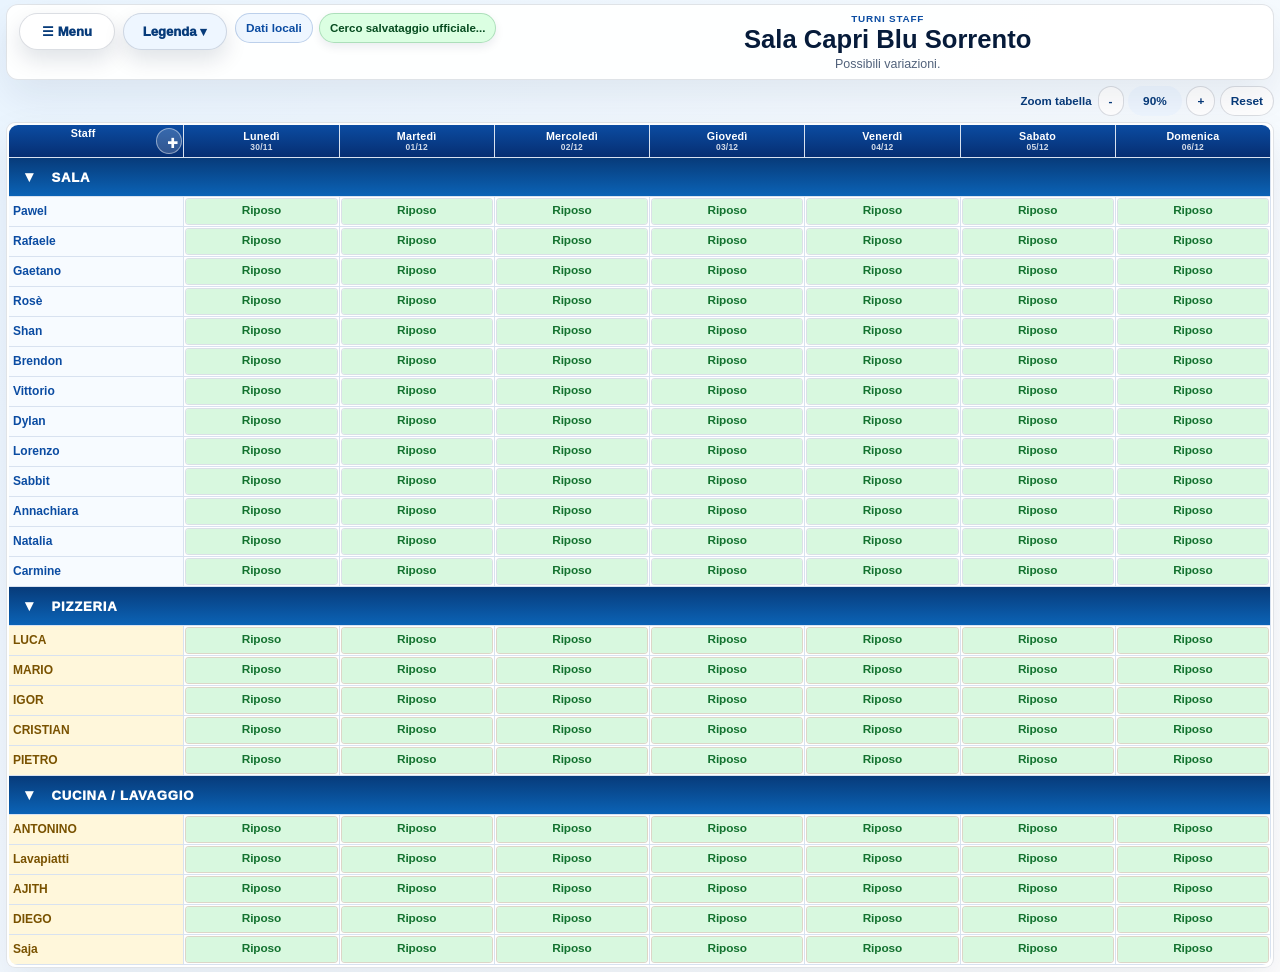
<file: index.html>
<!DOCTYPE html>
<html lang="it">
<head>
  <meta charset="UTF-8" />
  <meta name="viewport" content="width=device-width, initial-scale=1.0" />
  <title>Sala Capri Blu Sorrento</title>
  <link rel="stylesheet" href="style.css?v=17" />
  <link rel="stylesheet" href="legacy-compact.css?v=1" />
  <link rel="stylesheet" href="css/modules.css?v=12" />
  <link rel="stylesheet" href="css/kitchen-shift-buttons.css?v=2" />
</head>
<body>
  <main class="page">
    <section class="top-card">
      <div class="top-card-main">
        <p class="eyebrow">Turni Staff</p>
        <h1>Sala Capri Blu Sorrento</h1>
        <p class="subtitle">Possibili variazioni.</p>
        <div class="top-sync-actions" aria-label="Salvataggio GitHub">
          <button id="saveToGithubBtn" type="button">Salva su GitHub</button>
          <button id="loadOfficialSaveBtn" type="button">Carica da GitHub</button>
        </div>
      </div>
      <div class="week-box">
        <label for="weekInput">Settimana</label>
        <input id="weekInput" type="week" />
        <p id="weekRange" class="week-range"></p>
      </div>
    </section>
    <section class="toolbar" aria-label="Strumenti tabella">
      <a href="presenze/" class="monthly-link">Presenze mensili</a>
      <button id="sendMonthlyBtn" type="button" class="send-monthly-btn">Invia al mensile</button>
      <button id="downloadOfficialSaveBtn" type="button" class="session-btn">Scarica JSON</button>
      <button id="downloadSessionBtn" type="button" class="session-btn">Scarica backup locale</button>
      <button id="uploadSessionBtn" type="button" class="session-btn">Carica backup locale</button>
      <input id="sessionFileInput" class="session-file-input" type="file" accept="application/json,.json" />
      <span id="saveSourceStatus" class="save-source-status local">Dati locali</span>
      <span id="autosaveStatus" class="autosave-status">Autosalvataggio attivo</span>
      <button id="printBtn" type="button">Stampa</button>
      <button id="resetBtn" type="button">Reset</button>
    </section>
    <section class="legend" aria-label="Legenda colori">
      <span><i class="dot pranzo"></i> Pranzo / M</span>
      <span><i class="dot cena"></i> Sera / S</span>
      <span><i class="dot spezzato"></i> Spezzato / M-S</span>
      <span><i class="dot riposo"></i> Riposo / Off</span>
      <span><i class="dot richiesta"></i> Richiesta</span>
    </section>
    <section class="table-zoom-bar" aria-label="Zoom tabella turni">
      <span class="zoom-label">Zoom tabella</span>
      <div class="zoom-actions">
        <button id="zoomOutBtn" type="button" aria-label="Riduci zoom tabella">-</button>
        <span id="zoomValue" class="zoom-value">90%</span>
        <button id="zoomInBtn" type="button" aria-label="Aumenta zoom tabella">+</button>
        <button id="zoomResetBtn" type="button">Reset</button>
      </div>
    </section>
    <section class="table-card"><div class="table-scroll"><table class="shift-table" id="shiftTable"><thead><tr><th>Staff</th><th data-day-header="lunedi">Lunedi</th><th data-day-header="martedi">Martedi</th><th data-day-header="mercoledi">Mercoledi</th><th data-day-header="giovedi">Giovedi</th><th data-day-header="venerdi">Venerdi</th><th data-day-header="sabato">Sabato</th><th data-day-header="domenica">Domenica</th></tr></thead><tbody id="scheduleBody"></tbody></table></div></section>
    <section class="requests-card">
      <div class="requests-head"><div><p class="eyebrow dark">Richiesta</p><h2>Richiesta</h2></div><p>La richiesta compare nella settimana selezionata.</p></div>
      <div class="request-form">
        <select id="requestName" aria-label="Nome dipendente"></select>
        <input id="requestDate" type="date" aria-label="Data richiesta" />
        <select id="requestType" aria-label="Tipo richiesta"><option value="Ferie">Ferie</option><option value="Riposo">Festa</option><option value="Permesso">Permesso</option><option value="Altro">Altro</option></select>
        <input id="requestNote" type="text" placeholder="Nota" aria-label="Nota richiesta" />
        <button id="addRequestBtn" type="button">Aggiungi</button>
      </div>
      <div class="requests-list-wrap"><table class="requests-table"><thead><tr><th>Nome</th><th>Data</th><th>Tipo</th><th>Nota</th><th></th></tr></thead><tbody id="requestsBody"></tbody></table></div>
    </section>
  </main>
  <script src="staff-data.js?v=1"></script>
  <script src="script.js?v=21"></script>
  <script src="js/weekly-switch-fix.js?v=1"></script>
  <script src="shift-buttons.js?v=5"></script>
  <script src="js/kitchen-shift-buttons.js?v=1"></script>
  <script src="request-edit.js?v=1"></script>
  <script src="publish-monthly.js?v=15"></script>
  <script src="js/sections-ui.js?v=2"></script>
  <script src="js/requests-panel-ui.js?v=1"></script>
  <script src="js/top-menu-ui.js?v=1"></script>
  <script src="js/menu-controls.js?v=1"></script>
  <script src="js/archive-menu-fix.js?v=1"></script>
  <script src="autosave-session.js?v=3"></script>
  <script src="official-save.js?v=4"></script>
  <script src="js/kitchen-save-hooks.js?v=1"></script>
  <script src="github-sync.js?v=1"></script>
  <script src="js/table-zoom-v3.js?v=4"></script>
  <script src="js/undo-redo-controls.js?v=5"></script>
  <script src="js/undo-redo-menu-fix.js?v=1"></script>
</body>
</html>
</file>
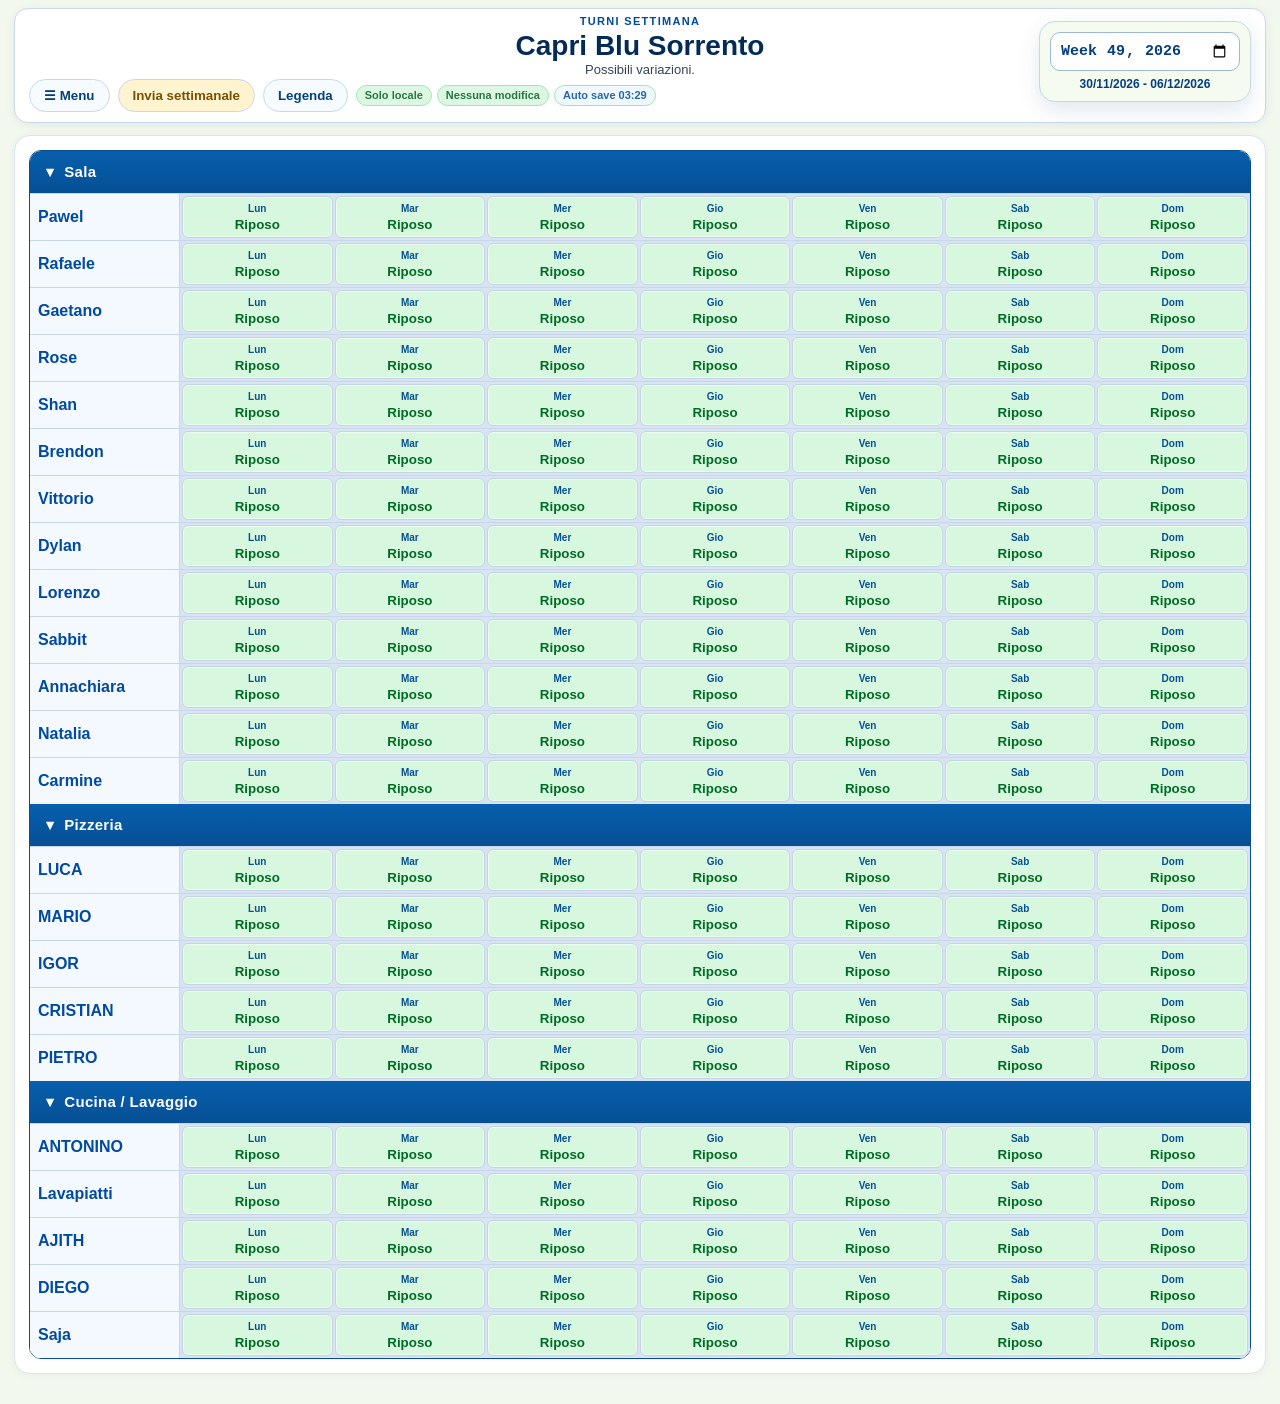
<file: app/index.html>
<!DOCTYPE html><html lang="it"><head><meta charset="UTF-8"><meta name="viewport" content="width=device-width, initial-scale=1.0"><meta name="theme-color" content="#063f7a"><title>Capri Blu Turni App</title><link rel="manifest" href="manifest.webmanifest"><link rel="stylesheet" href="app.css?v=19"><link rel="stylesheet" href="app-responsive.css?v=19"></head><body><main class="app-shell"><header class="app-header dashboard-header"><div class="title-block"><p class="eyebrow">TURNI SETTIMANA</p><h1>Capri Blu Sorrento</h1><p class="subtitle">Possibili variazioni.</p></div><div class="top-toolbar"><button id="mainMenuBtn" class="toolbar-pill" type="button">☰ Menu</button><button id="topSendMonthlyBtn" class="toolbar-pill monthly-toolbar-btn" type="button">Invia settimanale</button><button id="legendBtn" class="toolbar-pill" type="button">Legenda</button><div class="compact-status-row"><span id="officialDataStatus" class="status-pill compact-status">Solo locale</span><span id="saveStatus" class="save-status status-pill compact-status">Nessuna modifica</span><span id="autoSaveCountdown" class="status-pill compact-status autosave-status">Auto save 03:30</span></div></div><section class="week-card header-week-card desktop-week-card"><input id="weekInput" type="week" aria-label="Calendario settimana"><p id="weekRange" class="week-range">-</p></section></header><section id="turniView" class="view active-view"><div id="scheduleSections" class="sections-list compact-table"></div></section><section id="richiesteView" class="view"><h2>Richieste</h2><div id="requestPanel" class="panel-card"><label for="requestPerson">Persona</label><select id="requestPerson" class="form-input"></select><label for="requestType">Tipo richiesta</label><select id="requestType" class="form-input"><option>Riposo</option><option>Ferie</option><option>Permesso</option><option>Altro</option></select><label for="requestDate">Giorno</label><input id="requestDate" class="form-input" type="date"><label for="requestNote">Nota</label><textarea id="requestNote" class="form-input" rows="3" placeholder="Dettagli richiesta"></textarea><button id="addRequestBtn" class="action-btn" type="button">Aggiungi richiesta</button></div><div id="requestsList" class="requests-list"></div></section><section id="mensileView" class="view"><h2>Mensile</h2><div id="monthlySummary" class="panel-card">Riepilogo mensile in preparazione.</div></section><section id="archivioView" class="view"><div class="archive-header-card"><p class="eyebrow">ARCHIVIO</p><h2>Archivio presenze</h2><p id="archiveStatus" class="subtitle">Archivio mensile staff.</p></div><div class="archive-mode-row"><button id="archiveMonthlyModeBtn" class="archive-mode-btn active" type="button">Archivio mensile</button><button id="archiveWeeklyModeBtn" class="archive-mode-btn" type="button">Archivio settimanale</button></div><div id="archiveMonths" class="archive-months"></div><div id="archiveLegend" class="archive-legend"></div><div id="archiveGrid" class="archive-grid-wrap"></div></section><section id="settingsView" class="view"><h2>Settings</h2><div class="panel-card"><p><strong>Registro amministratori reparto</strong></p><label for="settingAdminGeneral">Admin generale</label><input id="settingAdminGeneral" class="form-input" type="email" placeholder="email admin generale"><label for="settingAdminSala">Admin Sala</label><input id="settingAdminSala" class="form-input" type="email" placeholder="email sala"><label for="settingAdminPizzeria">Admin Pizzeria</label><input id="settingAdminPizzeria" class="form-input" type="email" placeholder="email pizzeria"><label for="settingAdminCucina">Admin Cucina</label><input id="settingAdminCucina" class="form-input" type="email" placeholder="email cucina"><button id="saveSettingsBtn" class="action-btn" type="button">Aggiungi / aggiorna admin mail</button><button id="downloadSettingsBtn" class="ghost-btn" type="button">Scarica registro admin</button></div></section></main><div id="shiftEditor" class="shift-editor" aria-hidden="true"><div class="shift-editor-card shift-menu-card"><div class="shift-menu-head"><div><p class="shift-menu-label">Selezione turno</p><p id="shiftEditorTitle" class="shift-editor-title">Turno</p></div><button id="closeShiftEditorBtn" class="menu-close-btn" type="button">×</button></div><div id="shiftOptions" class="shift-options shift-menu-options"></div><div class="custom-shift-zone"><label for="customShiftInput">Turno personalizzato</label><input id="customShiftInput" class="custom-shift-input" type="text" placeholder="Es. 12 00-15 / 19 00"></div><div class="editor-actions"><button id="saveCustomShiftBtn" class="action-btn" type="button">Salva turno scritto</button><button id="clearShiftBtn" class="ghost-btn" type="button">Riposo</button></div></div></div><div id="mainMenuPanel" class="main-menu-panel" aria-hidden="true"><div class="main-menu-card"><div class="main-menu-head"><strong>MENU APP</strong><button id="closeMainMenuBtn" class="menu-close-btn" type="button">×</button></div><div class="menu-week-box"><span>Settimana</span><strong id="menuWeekLabel">-</strong><label class="mobile-week-control"><span>Calendario</span><input id="mobileWeekInput" type="week" aria-label="Calendario settimana mobile"><small id="mobileWeekRange">-</small></label></div><details class="menu-group" open><summary>Settimana</summary><button class="main-menu-item" type="button" data-menu-view="turni">Turni settimana</button><button class="main-menu-item" type="button" data-menu-view="richieste">Richieste</button><button id="menuCopyWeekBtn" class="main-menu-item" type="button">Copia settimana precedente</button></details><details class="menu-group"><summary>Pubblicazione</summary><button id="menuPublishWeeklyBtn" class="main-menu-item menu-warm-item" type="button">Invia settimanale</button><button id="menuPublishMonthlyBtn" class="main-menu-item" type="button">Invia mese</button></details><details class="menu-group"><summary>Presenze</summary><button class="main-menu-item" type="button" data-menu-view="mensile">Presenze mensili</button></details><details class="menu-group"><summary>Archivio</summary><button id="menuArchiveMonthlyBtn" class="main-menu-item" type="button">Archivio mensile</button><button id="menuWeeklyArchiveBtn" class="main-menu-item" type="button">Archivio settimanale</button></details><details class="menu-group"><summary>Settings</summary><button class="main-menu-item" type="button" data-menu-view="settings">Registro amministratori</button></details><details class="menu-group"><summary>Dati admin</summary><button id="menuLoadDataBtn" class="main-menu-item menu-load-item" type="button">Carica backup admin</button><button id="menuDownloadDataBtn" class="main-menu-item menu-download-item" type="button">Scarica backup admin</button></details><details class="menu-group"><summary>Notifiche</summary><button id="menuNotifyWhatsappBtn" class="main-menu-item" type="button">Avvisa WhatsApp</button><button id="menuNotifyEmailBtn" class="main-menu-item" type="button">Avvisa Email</button></details><button id="menuPrintBtn" class="main-menu-item" type="button">Stampa</button><button id="menuMessagesBtn" class="main-menu-item" type="button">Messaggi personale</button></div></div><script src="app.js?v=19"></script><script src="weekly-monthly.js?v=19"></script><script src="monthly.js?v=19"></script><script src="archive.js?v=19"></script><script src="theme.js?v=19"></script><script src="local-publish.js?v=19"></script><script src="notifications.js?v=19"></script><script src="settings.js?v=19"></script><script src="menu.js?v=19"></script></body></html>
</file>
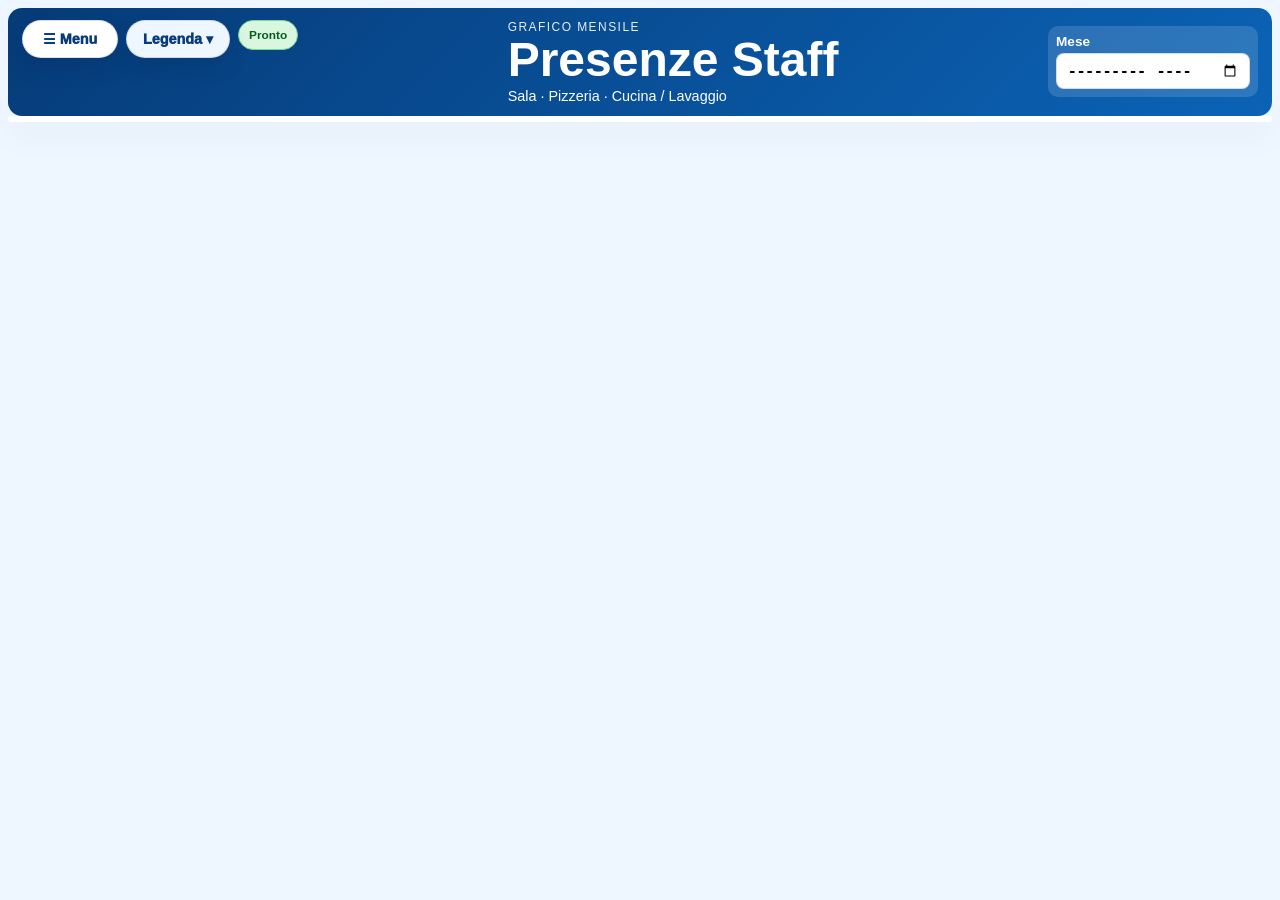
<file: presenze/index.html>
<!DOCTYPE html>
<html lang="it">
<head>
  <meta charset="UTF-8" />
  <meta name="viewport" content="width=device-width, initial-scale=1.0" />
  <title>Presenze mensili - Capri Blu</title>
  <link rel="stylesheet" href="style.css?v=15" />
  <link rel="stylesheet" href="summary-toggle.css?v=3" />
  <link rel="stylesheet" href="monthly-archive.css?v=3" />
  <link rel="stylesheet" href="presenze-tools-menu.css?v=1" />
</head>
<body>
  <main class="page">
    <section class="top-card">
      <div>
        <p class="eyebrow">Grafico mensile</p>
        <h1>Presenze Staff</h1>
        <p class="subtitle">Sala · Pizzeria · Cucina / Lavaggio</p>
      </div>
      <div class="month-box">
        <label for="monthInput">Mese</label>
        <input id="monthInput" type="month" />
      </div>
    </section>

    <section class="toolbar">
      <a class="link-btn" href="../">Torna ai turni</a>
      <span id="autosaveStatus" class="autosave-status">Pronto</span>
      <button id="printBtn" type="button">Stampa</button>
      <button id="resetBtn" type="button">Reset mese</button>
    </section>

    <section class="legend" aria-label="Legenda presenze">
      <div class="legend-item"><span class="p">P</span><b>Presenza</b></div>
      <div class="legend-item"><span class="f">F</span><b>Festa</b></div>
      <div class="legend-item"><span class="fer">Fer</span><b>Ferie</b></div>
      <div class="legend-item"><span class="mal">MAL</span><b>Malattia</b></div>
      <div class="legend-item"><span class="ass">Ass</span><b>Assenza</b></div>
      <div class="legend-item"><span class="rit">P+Rit</span><b>Presenza con ritardo</b></div>
    </section>

    <section class="table-card">
      <div class="table-scroll">
        <table id="presenceTable" class="presence-table"></table>
      </div>
    </section>
  </main>

  <script src="../staff-data.js?v=1"></script>
  <script src="app.js?v=17"></script>
  <script src="ass-menu-fix.js?v=1"></script>
  <script src="monthly-archive.js?v=3"></script>
  <script src="summary-toggle.js?v=3"></script>
  <script src="presenze-tools-menu.js?v=1"></script>
</body>
</html>
</file>
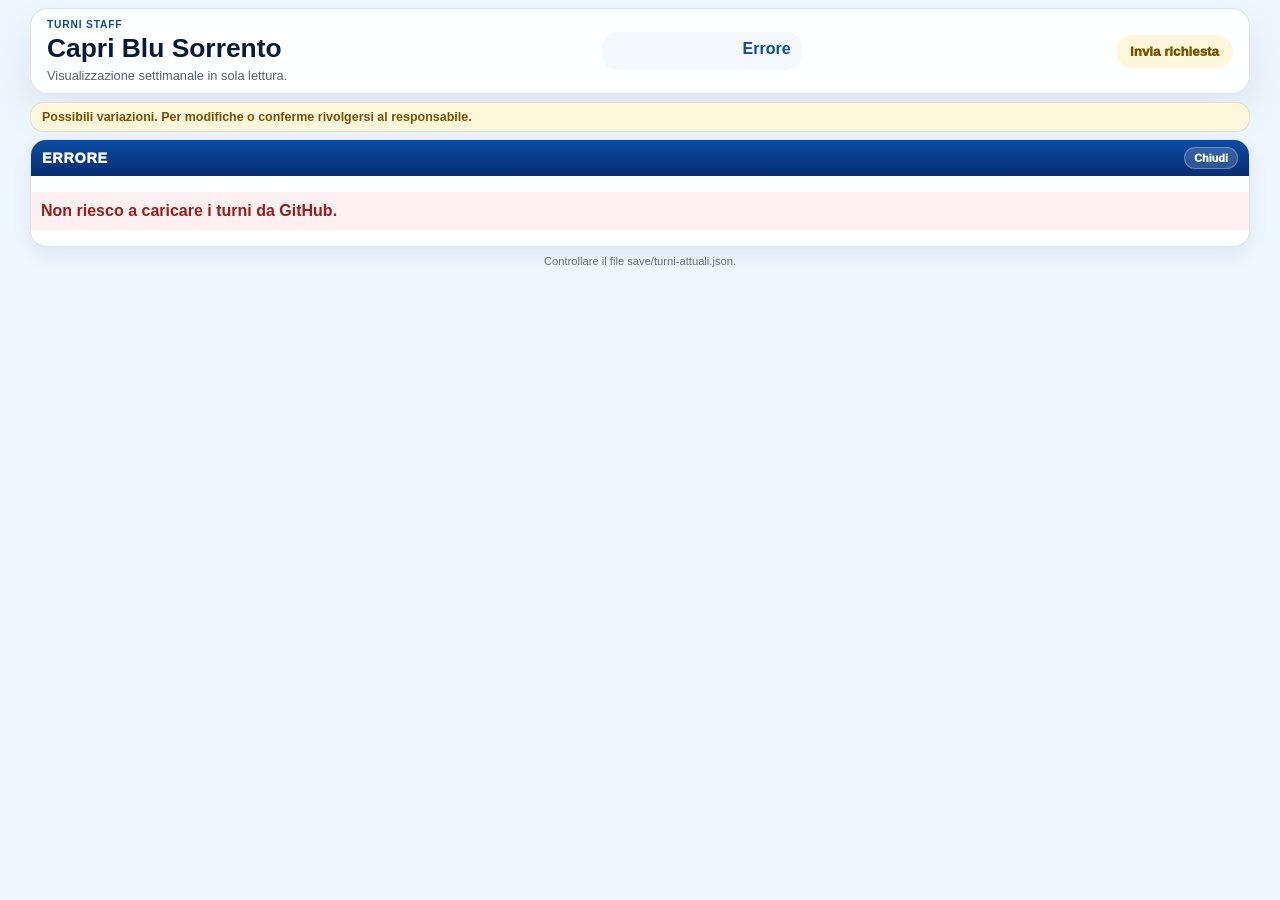
<file: settimanale.html>
<!DOCTYPE html>
<html lang="it">
<head>
  <meta charset="UTF-8" />
  <meta name="viewport" content="width=device-width, initial-scale=1.0" />
  <title>Turni Settimanali - Capri Blu Sorrento</title>
  <style>
    :root{--blue-dark:#061b3a;--blue:#0b4ca2;--blue-light:#dff1ff;--sera-light:#dfe6ff;--green:#d8f8df;--green-text:#13722f;--orange:#ffd8a8;--table-line:#d8e2f0;--shadow:0 18px 42px rgba(6,27,58,.08)}
    *{box-sizing:border-box}body{margin:0;min-height:100vh;font-family:Arial,sans-serif;background:linear-gradient(135deg,#eaf5ff,#fff);color:var(--blue-dark);padding:14px}.page{width:min(1280px,100%);margin:0 auto}.top-card,.section-card{background:rgba(255,255,255,.94);border:1px solid rgba(6,27,58,.12);border-radius:20px;box-shadow:var(--shadow)}.top-card{display:flex;align-items:center;justify-content:space-between;gap:14px;padding:14px 18px;margin-bottom:10px}.eyebrow{margin:0 0 3px;font-weight:900;letter-spacing:.08em;text-transform:uppercase;color:var(--blue);font-size:.68rem}h1{margin:0;color:var(--blue-dark);font-size:clamp(1.25rem,2.4vw,1.9rem)}.subtitle{margin:5px 0 0;color:#51627b;font-size:.86rem}.week-box{min-width:210px;padding:10px 12px;border-radius:16px;background:#f4f9ff;text-align:right}.week-label{margin:0;font-weight:900;color:var(--blue);font-size:1.1rem}.updated{margin:5px 0 0;color:#51627b;font-size:.75rem}.notice{margin:0 0 8px;padding:8px 12px;border-radius:14px;background:#fff7db;border:1px solid rgba(6,27,58,.1);color:#795200;font-size:.82rem;font-weight:900}.section-card{margin-top:10px;overflow:hidden}.section-card summary{list-style:none;display:flex;align-items:center;justify-content:space-between;gap:10px;padding:10px 14px;background:linear-gradient(180deg,#0b4ca2,#062e72);color:#fff;font-weight:950;text-transform:uppercase;letter-spacing:.05em;cursor:pointer}.section-card summary::-webkit-details-marker{display:none}.section-card summary::after{content:'Apri';font-size:.72rem;letter-spacing:0;text-transform:none;background:rgba(255,255,255,.16);border:1px solid rgba(255,255,255,.28);padding:5px 10px;border-radius:999px}.section-card[open] summary::after{content:'Chiudi'}.section-inner{padding:7px;background:#fff}.table-scroll{overflow-x:auto;border-radius:14px;background:white}.shift-table{width:100%;min-width:940px;border-collapse:separate;border-spacing:0;color:var(--blue-dark)}.shift-table th,.shift-table td{border-right:1px solid var(--table-line);border-bottom:1px solid var(--table-line);padding:5px;vertical-align:middle;text-align:center}.shift-table th{position:sticky;top:0;z-index:2;background:linear-gradient(180deg,#0b4ca2,#062e72);color:white;font-size:.78rem;letter-spacing:.02em;line-height:1.1}.shift-table th:first-child,.shift-table td:first-child{position:sticky;left:0;z-index:3}.shift-table th:first-child{z-index:4}.shift-table td:first-child{min-width:112px;max-width:112px;background:#f7fbff;font-weight:900;color:var(--blue);font-size:.84rem;text-align:left}.shift-cell{min-width:98px;width:100%;border:1px solid rgba(6,27,58,.12);border-radius:11px;overflow:hidden;background:#f8fbff;padding:0;box-shadow:none;display:flex;align-items:center;justify-content:center}.two-fields{display:grid;grid-template-columns:1fr 1fr;grid-template-rows:36px;min-height:36px}.one-field{min-height:36px}.shift-time{display:flex;align-items:center;justify-content:center;text-align:center;font-weight:900;line-height:1.05;padding:3px 4px;font-size:.74rem;min-width:0;white-space:nowrap}.one-field .shift-time{width:100%;min-height:36px}.shift-time+.shift-time{border-left:1px dashed rgba(6,27,58,.22)}.shift-time.pranzo{background:var(--blue-light)}.shift-time.sera{background:var(--sera-light)}.shift-time.riposo{background:var(--green);color:var(--green-text)}.shift-time.spezzato{background:#fff1bf;color:#745000}.day-spezzato .shift-cell{border-color:#e0b52e;box-shadow:inset 0 0 0 2px rgba(245,197,66,.28)}.kitchen-name{background:#fff7db!important;color:#795200!important}.empty{padding:16px!important;color:#9b1c1c;font-weight:900;background:#fff1f1}.status{margin:10px 0 0;color:#61708b;font-size:.78rem;text-align:center}@media(max-width:900px){body{padding:10px}.top-card{align-items:flex-start;flex-direction:column}.week-box{text-align:left;width:100%}}
  </style>
  <link rel="stylesheet" href="settimanale-compact.css?v=1" />
</head>
<body>
  <main class="page">
    <section class="top-card">
      <div><p class="eyebrow">Turni Staff</p><h1>Capri Blu Sorrento</h1><p class="subtitle">Visualizzazione settimanale in sola lettura.</p></div>
      <div class="week-box"><p class="week-label" id="weekLabel">Caricamento...</p><p class="updated" id="updatedLabel"></p></div>
    </section>
    <p class="notice">Possibili variazioni. Per modifiche o conferme rivolgersi al responsabile.</p>
    <div id="sectionsWrap"></div>
    <p class="status" id="statusText">I dati vengono letti dal salvataggio ufficiale GitHub.</p>
  </main>

  <script>
    const SAVE_URL='https://raw.githubusercontent.com/CapriBlu/Turni-Capri-Blu-Sorrento/main/save/turni-attuali.json';
    const days=[['lunedi','Lunedì'],['martedi','Martedì'],['mercoledi','Mercoledì'],['giovedi','Giovedì'],['venerdi','Venerdì'],['sabato','Sabato'],['domenica','Domenica']];
    const kitchenSections=[{title:'Pizzeria',people:['LUCA','MARIO','IGOR','CRISTIAN','PIETRO']},{title:'Cucina / Lavaggio',people:['ANTONINO','Lavapiatti','AJITH','DIEGO','Saja']}];
    const wrap=document.getElementById('sectionsWrap'),weekLabel=document.getElementById('weekLabel'),updatedLabel=document.getElementById('updatedLabel'),statusText=document.getElementById('statusText');
    function esc(v){return String(v??'').replace(/[&<>'"]/g,c=>({'&':'&amp;','<':'&lt;','>':'&gt;',"'":'&#039;','"':'&quot;'}[c]));}
    function working(v){const c=String(v||'').trim().toLowerCase();return c&&c!=='riposo'&&c!=='riposto'&&c!=='off'&&c!=='-'&&c!=='—'&&c!=='vuoto';}
    function classKitchen(v){const c=String(v||'').trim().toLowerCase();if(!c||c==='off'||c==='riposo')return'riposo';if(c==='m')return'pranzo';if(c==='s'||c==='12/chius')return'sera';if(c==='m/s')return'spezzato';return'sera';}
    function slot(v,t){const text=working(v)?v:(t==='riposo'?'Riposo':'Off');return `<span class="shift-time ${t}">${esc(text)}</span>`;}
    function salaShift(shift){const p=shift?.pranzo||'Riposo',s=shift?.sera||'Riposo',hp=working(p),hs=working(s);if(hp&&hs)return `<div class="shift-cell two-fields">${slot(p,'pranzo')}${slot(s,'sera')}</div>`;if(hp)return `<div class="shift-cell one-field">${slot(p,'pranzo')}</div>`;if(hs)return `<div class="shift-cell one-field">${slot(s,'sera')}</div>`;return `<div class="shift-cell one-field">${slot('Riposo','riposo')}</div>`;}
    function kitchenShift(v){return `<div class="shift-cell one-field">${slot(v||'Off',classKitchen(v))}</div>`;}
    function table(title,rows,open=true,kitchen=false){const body=rows.length?rows.map(r=>`<tr><td class="${kitchen?'kitchen-name':''}">${esc(r.name)}</td>${days.map(([k])=>`<td class="${!kitchen&&working(r.turni?.[k]?.pranzo)&&working(r.turni?.[k]?.sera)?'day-spezzato':''}">${kitchen?kitchenShift(r.turni?.[k]):salaShift(r.turni?.[k])}</td>`).join('')}</tr>`).join(''):`<tr><td colspan="8" class="empty">Nessun turno pubblicato.</td></tr>`;return `<details class="section-card" ${open?'open':''}><summary>${esc(title)}</summary><div class="section-inner"><div class="table-scroll"><table class="shift-table"><thead><tr><th>Staff</th>${days.map(d=>`<th>${d[1]}</th>`).join('')}</tr></thead><tbody>${body}</tbody></table></div></div></details>`;}
    function formatWeek(w){return w?w.replace('-W',' · Settimana '):'Settimana corrente';}
    function formatDate(iso){const d=new Date(iso||'');return Number.isNaN(d.getTime())?'':'Aggiornato: '+d.toLocaleString('it-IT',{day:'2-digit',month:'2-digit',year:'numeric',hour:'2-digit',minute:'2-digit'});}
    function pickStaff(s){const week=s.currentWeek||s.lastPublishedWeek||'';const weekly=s.weeklyStaff||{};return{week,staff:Array.isArray(weekly[week])&&weekly[week].length?weekly[week]:(Array.isArray(s.staff)?s.staff:[])};}
    function pickKitchen(s,week){const src=s.kitchenWeekly?.[week]||s.kitchenMonthlyPublished?.[week]||{};return kitchenSections.map(sec=>({title:sec.title,rows:sec.people.map(name=>({name,turni:src[name]||{}}))}));}
    async function loadSchedule(){try{const res=await fetch(SAVE_URL+'?v='+Date.now(),{cache:'no-store'});if(!res.ok)throw new Error('HTTP '+res.status);const snap=await res.json();const sala=pickStaff(snap);weekLabel.textContent=formatWeek(sala.week);updatedLabel.textContent=formatDate(snap.savedAt);const kitchens=pickKitchen(snap,sala.week);wrap.innerHTML=table('Sala',sala.staff.map(p=>({name:p.nome||'Staff',turni:p.turni||{}})),true,false)+kitchens.map(k=>table(k.title,k.rows,false,true)).join('');statusText.textContent='Pagina sola lettura: Sala, Pizzeria e Cucina / Lavaggio.';}catch(e){console.error(e);weekLabel.textContent='Errore';wrap.innerHTML='<details class="section-card" open><summary>Errore</summary><div class="section-inner"><p class="empty">Non riesco a caricare i turni da GitHub.</p></div></details>';statusText.textContent='Controllare il file save/turni-attuali.json.';}}
    loadSchedule();
  </script>
  <script src="staff-requests-endpoint.js?v=1"></script>
  <script src="settimanale-compact.js?v=2"></script>
</body>
</html>
</file>
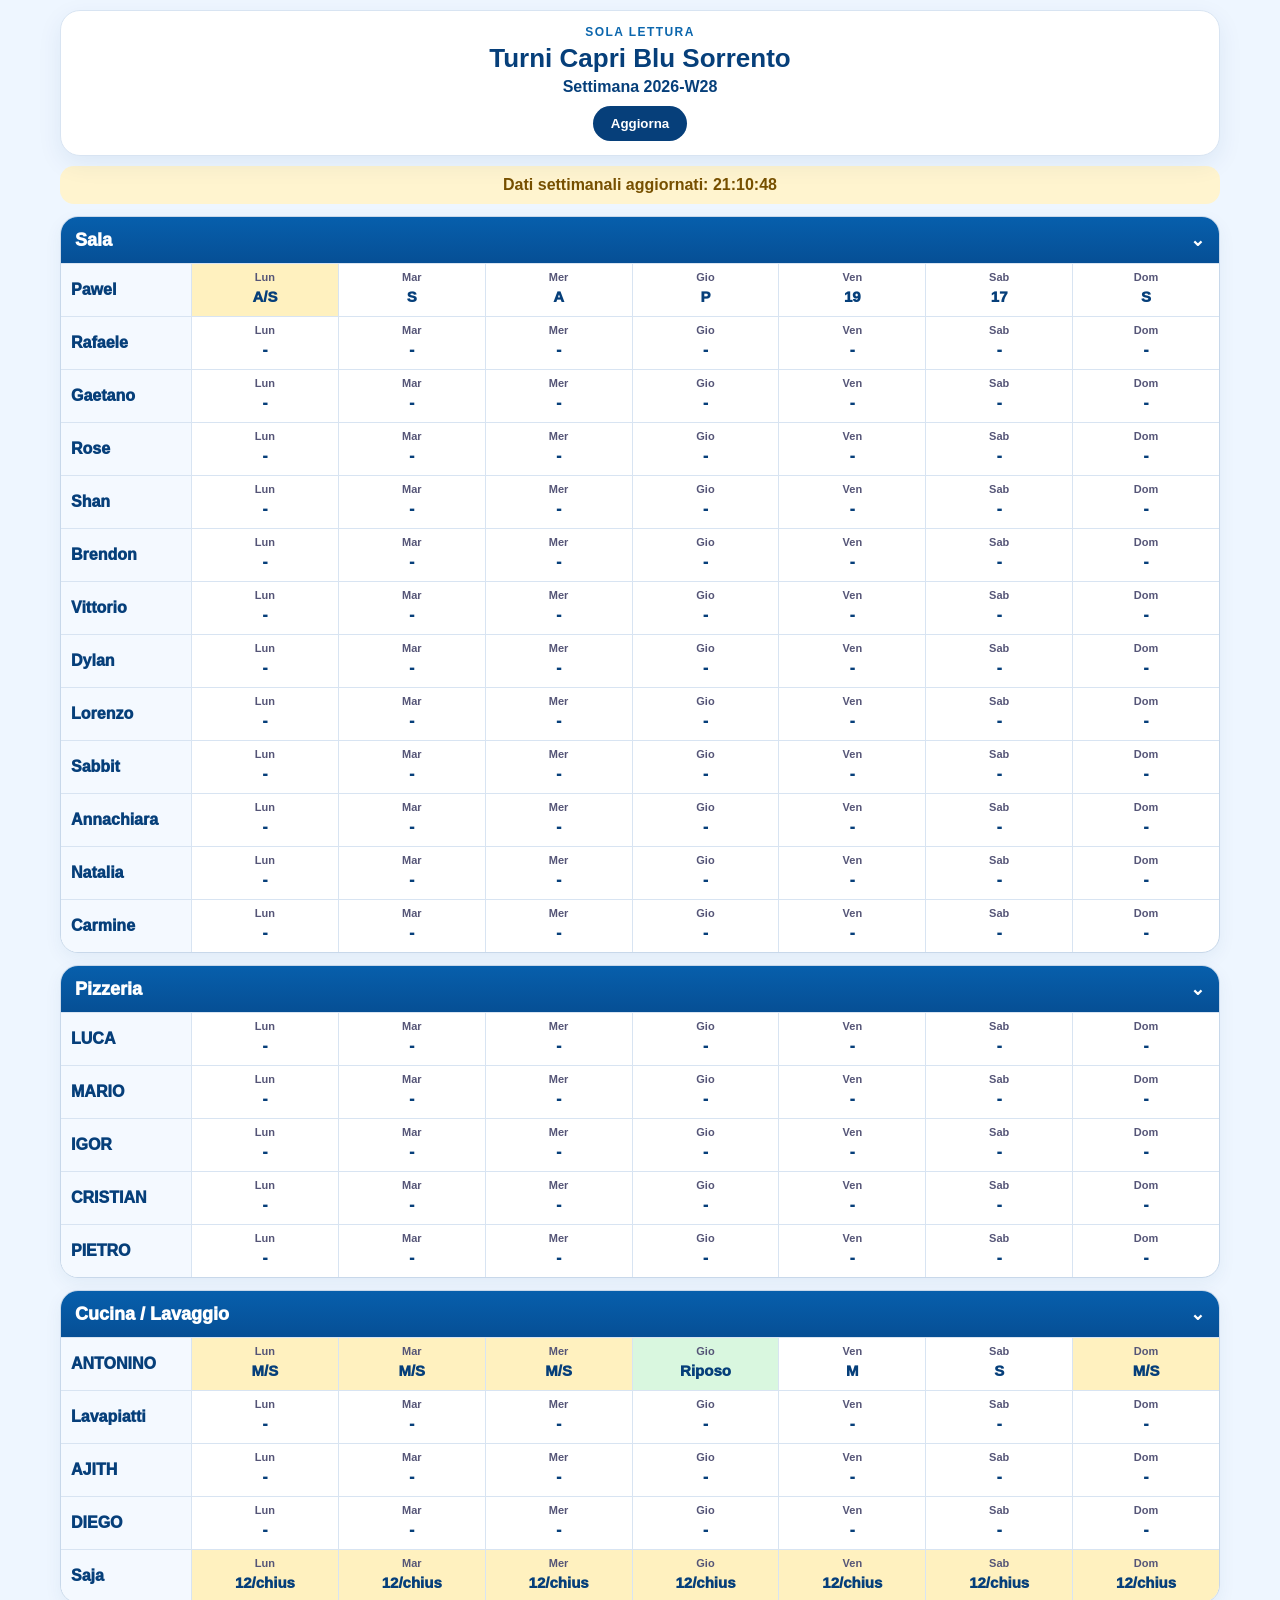
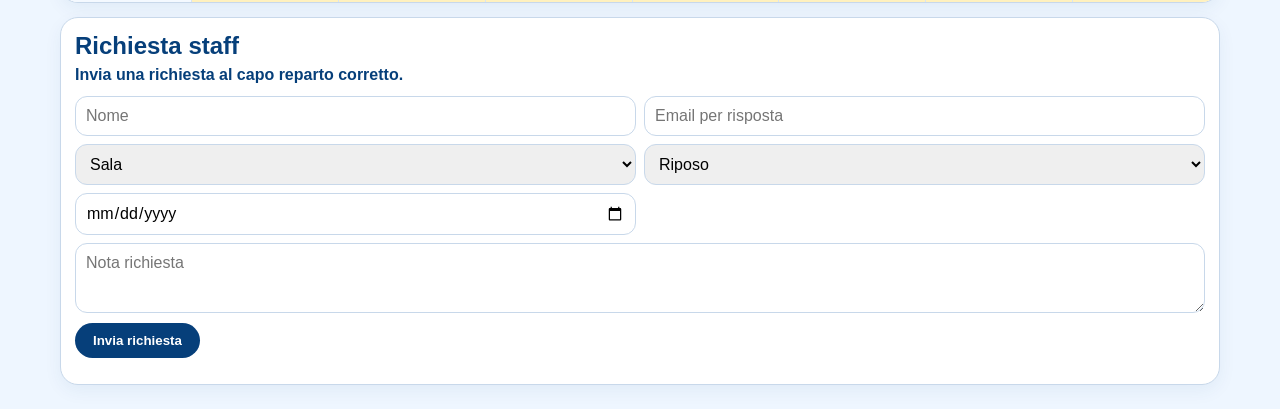
<file: app/lettura.html>
<!DOCTYPE html><html lang="it"><head><meta charset="UTF-8"><meta name="viewport" content="width=device-width, initial-scale=1.0"><meta name="theme-color" content="#063f7a"><title>Turni Capri Blu - Lettura</title><link rel="stylesheet" href="lettura.css?v=6"></head><body><main class="read-shell"><header class="read-header"><p class="eyebrow">SOLA LETTURA</p><h1>Turni Capri Blu Sorrento</h1><p id="readWeekLabel" class="subtitle">Caricamento dati...</p><button id="refreshReadBtn" class="refresh-btn" type="button">Aggiorna</button></header><section id="readStatus" class="read-status">Lettura dati...</section><section id="readSchedule" class="read-schedule"></section><section class="read-request-card"><h2>Richiesta staff</h2><p>Invia una richiesta al capo reparto corretto.</p><div class="read-request-grid"><input id="requestNameInput" type="text" placeholder="Nome"><input id="requestEmailInput" type="email" placeholder="Email per risposta"><select id="requestDepartmentInput"><option value="sala">Sala</option><option value="pizzeria">Pizzeria</option><option value="cucina">Cucina / Lavaggio</option></select><select id="requestTypeInput"><option>Riposo</option><option>Ferie</option><option>Permesso</option><option>Altro</option></select><input id="requestDateInput" type="date"><textarea id="requestNoteInput" placeholder="Nota richiesta"></textarea></div><button id="sendRequestBtn" class="refresh-btn" type="button">Invia richiesta</button><div id="localRequestsBox" class="local-requests-box"></div></section></main><script src="lettura.js?v=6"></script></body></html>
</file>
<file: style.css>
/* Capri Blu Turni - style */
:root {
  --blue-dark: #061b3a;
  --blue: #0b4ca2;
  --blue-light: #dff1ff;
  --sera-light: #dfe6ff;
  --green: #d8f8df;
  --green-text: #13722f;
  --orange: #ffd8a8;
  --orange-border: #f19a38;
  --table-line: #d8e2f0;
}

* {
  box-sizing: border-box;
}

body {
  margin: 0;
  min-height: 100vh;
  font-family: Arial, sans-serif;
  background: linear-gradient(135deg, #eaf5ff, #ffffff);
  color: var(--blue-dark);
}

button,
input,
select {
  font: inherit;
}

button {
  cursor: pointer;
}

.page {
  width: min(1280px, 100%);
  margin: 0 auto;
  padding: 18px;
}

.top-card,
.table-card,
.requests-card {
  background: rgba(255, 255, 255, 0.92);
  border: 1px solid rgba(6, 27, 58, 0.12);
  border-radius: 24px;
  box-shadow: 0 18px 42px rgba(6, 27, 58, 0.08);
}

.top-card {
  display: flex;
  align-items: center;
  justify-content: space-between;
  gap: 18px;
  padding: 22px;
}

.eyebrow {
  margin: 0 0 4px;
  font-weight: 900;
  letter-spacing: 0.08em;
  text-transform: uppercase;
  color: var(--blue);
  font-size: 0.72rem;
}

.eyebrow.dark {
  color: var(--blue-dark);
}

h1,
h2 {
  margin: 0;
  color: var(--blue-dark);
}

h1 {
  font-size: clamp(1.4rem, 3vw, 2.2rem);
}

h2 {
  font-size: 1.25rem;
}

.subtitle {
  margin: 8px 0 0;
  color: #51627b;
}

.week-box {
  min-width: 220px;
  padding: 14px;
  border-radius: 18px;
  background: #f4f9ff;
}

.week-box label {
  display: block;
  margin-bottom: 6px;
  font-weight: 900;
  color: var(--blue);
}

.week-box input {
  width: 100%;
  padding: 9px 10px;
  border: 1px solid rgba(6, 27, 58, 0.18);
  border-radius: 12px;
  color: var(--blue-dark);
  background: white;
}

.week-range {
  margin: 8px 0 0;
  font-size: 0.82rem;
  color: #51627b;
}

.toolbar,
.legend {
  display: flex;
  flex-wrap: wrap;
  align-items: center;
  gap: 10px;
  margin-top: 12px;
}

.toolbar button,
.monthly-link {
  border: 1px solid rgba(6, 27, 58, 0.14);
  border-radius: 999px;
  padding: 10px 16px;
  background: white;
  color: var(--blue);
  font-weight: 900;
  box-shadow: 0 10px 22px rgba(6, 27, 58, 0.08);
  text-decoration: none;
}

.toolbar button:hover,
.monthly-link:hover {
  transform: translateY(-1px);
}

.undo-redo-controls {
  display: inline-flex;
  align-items: center;
  gap: 4px;
  padding: 2px;
  border: 1px solid rgba(6, 27, 58, 0.12);
  border-radius: 999px;
  background: rgba(255, 255, 255, 0.78);
  box-shadow: 0 8px 18px rgba(6, 27, 58, 0.08);
}

.toolbar .mini-history-btn {
  width: 30px !important;
  min-width: 30px !important;
  height: 30px !important;
  min-height: 30px !important;
  padding: 0 !important;
  display: inline-grid;
  place-items: center;
  border-radius: 50% !important;
  font-size: 1.02rem !important;
  line-height: 1 !important;
  background: #eef6ff !important;
  color: var(--blue) !important;
  box-shadow: none !important;
}

.toolbar .mini-history-btn:disabled {
  opacity: 0.38;
  cursor: not-allowed;
  transform: none !important;
}

.send-monthly-btn {
  background: #fff7db !important;
  color: #795200 !important;
  border-color: #e9c34d !important;
}

.legend {
  color: #51627b;
  font-size: 0.84rem;
  font-weight: 800;
}

.legend span {
  display: inline-flex;
  align-items: center;
  gap: 6px;
  padding: 6px 10px;
  border-radius: 999px;
  background: rgba(255, 255, 255, 0.76);
  border: 1px solid rgba(6, 27, 58, 0.08);
}

.dot {
  width: 10px;
  height: 10px;
  border-radius: 50%;
  display: inline-block;
}

.dot.pranzo {
  background: var(--blue-light);
  border: 1px solid #8ac6f0;
}

.dot.cena {
  background: var(--sera-light);
  border: 1px solid #8fa2e8;
}

.dot.spezzato {
  background: #f5c542;
}

.dot.riposo {
  background: var(--green);
  border: 1px solid #7bd493;
}

.dot.richiesta {
  background: var(--orange);
  border: 1px solid var(--orange-border);
}

.table-card,
.requests-card {
  margin-top: 14px;
  padding: 8px;
}

.table-scroll,
.requests-list-wrap {
  overflow-x: auto;
  border-radius: 18px;
  background: white;
}

.shift-table {
  width: 100%;
  min-width: 940px;
  border-collapse: separate;
  border-spacing: 0;
  color: var(--blue-dark);
}

.shift-table th,
.shift-table td,
.requests-table th,
.requests-table td {
  border-right: 1px solid var(--table-line);
  border-bottom: 1px solid var(--table-line);
  padding: 7px;
  vertical-align: middle;
}

.shift-table th,
.requests-table th {
  position: sticky;
  top: 0;
  z-index: 2;
  background: linear-gradient(180deg, #0b4ca2, #062e72);
  color: white;
  text-align: center;
  font-size: 0.82rem;
  letter-spacing: 0.02em;
  line-height: 1.15;
}

.shift-table th small {
  display: block;
  margin-top: 2px;
  font-size: 0.68rem;
  color: rgba(255, 255, 255, 0.82);
}

.shift-table th:first-child,
.shift-table td:first-child {
  position: sticky;
  left: 0;
  z-index: 3;
}

.shift-table td:first-child {
  min-width: 115px;
  max-width: 115px;
  background: #f7fbff;
  font-weight: 900;
  color: var(--blue);
  font-size: 0.88rem;
}

.shift-table th:first-child {
  z-index: 4;
}

.kitchen-section-row td {
  position: static !important;
  max-width: none !important;
  background: linear-gradient(180deg, #073b7a, #0b63b6) !important;
  color: white !important;
  text-transform: uppercase;
  letter-spacing: 0.06em;
  font-weight: 950;
  padding: 9px 12px !important;
}

.kitchen-person-row td:first-child,
.kitchen-name-cell {
  background: #fff7db !important;
  color: #795200 !important;
}

.kitchen-shift-cell {
  border-color: rgba(121, 82, 0, 0.22) !important;
}

.shift-context-menu.kitchen-context-menu button:nth-child(-n+6) {
  font-size: 1rem;
}

.shift-cell {
  min-width: 104px;
  width: 100%;
  border: 1px solid rgba(6, 27, 58, 0.12);
  border-radius: 12px;
  overflow: hidden;
  background: #f8fbff;
  padding: 0;
  box-shadow: none;
}

.shift-cell:hover {
  transform: none;
  box-shadow: 0 0 0 3px rgba(245, 197, 66, 0.26);
}

.two-fields {
  display: grid;
  grid-template-columns: 1fr 1fr;
  grid-template-rows: 42px;
  min-height: 42px;
}

.one-field {
  display: flex;
  align-items: center;
  justify-content: center;
  min-height: 42px;
}

.shift-time {
  display: flex;
  align-items: center;
  justify-content: center;
  text-align: center;
  font-weight: 900;
  line-height: 1.05;
  padding: 4px;
  font-size: 0.78rem;
  min-width: 0;
  white-space: nowrap;
}

.one-field .shift-time {
  width: 100%;
  min-height: 42px;
}

.shift-time + .shift-time {
  border-top: 0;
  border-left: 1px dashed rgba(6, 27, 58, 0.22);
}

.shift-time.pranzo {
  background: #dff1ff;
}

.shift-time.sera {
  background: #dfe6ff;
}

.shift-time.riposo {
  background: var(--green);
  color: #13722f;
}

.shift-time.spezzato {
  background: #fff1bf;
  color: #745000;
}

.day-spezzato .shift-cell {
  border-color: #e0b52e;
  box-shadow: inset 0 0 0 2px rgba(245, 197, 66, 0.28);
}

.has-request {
  background: #fff4e6;
}

.has-request .shift-cell {
  border-color: var(--orange-border);
  background: var(--orange);
}

.request-badge {
  margin-top: 5px;
  width: 100%;
  padding: 5px 6px;
  border-radius: 10px;
  text-align: center;
  font-size: 0.68rem;
  font-weight: 900;
  color: #814200;
  background: var(--orange);
  border: 1px solid var(--orange-border);
  cursor: pointer;
}

.requests-head {
  display: flex;
  align-items: center;
  justify-content: space-between;
  gap: 14px;
  padding: 12px 14px 6px;
}

.requests-head p {
  margin: 0;
  color: #51627b;
  font-size: 0.84rem;
}

.request-form {
  display: grid;
  grid-template-columns: minmax(130px, 1fr) 150px 130px minmax(180px, 1.4fr) auto;
  gap: 10px;
  padding: 12px;
}

.request-form input,
.request-form select {
  min-height: 40px;
  border: 1px solid rgba(6, 27, 58, 0.14);
  border-radius: 12px;
  padding: 8px 10px;
}

.request-form button,
.delete-request,
.note-popup button,
.editor-actions button {
  border: 1px solid rgba(6, 27, 58, 0.12);
  border-radius: 12px;
  padding: 9px 12px;
  background: var(--blue);
  color: white;
  font-weight: 900;
}

.requests-table {
  width: 100%;
  border-collapse: separate;
  border-spacing: 0;
}

.requests-table td {
  font-size: 0.86rem;
}

.request-pill {
  display: inline-flex;
  align-items: center;
  justify-content: center;
  padding: 4px 8px;
  border-radius: 999px;
  font-weight: 900;
  background: var(--orange);
  color: #814200;
  border: 1px solid var(--orange-border);
}

.empty-requests {
  text-align: center;
  color: #51627b;
  padding: 18px !important;
}

.editor-backdrop,
.note-popup-backdrop {
  position: fixed;
  inset: 0;
  display: none;
  align-items: center;
  justify-content: center;
  padding: 16px;
  background: rgba(6, 27, 58, 0.45);
  z-index: 99;
}

.editor-backdrop.open,
.note-popup-backdrop.open {
  display: flex;
}

.shift-editor,
.note-popup {
  width: min(680px, 100%);
  background: white;
  border-radius: 22px;
  padding: 18px;
  box-shadow: 0 28px 70px rgba(0, 0, 0, 0.22);
}

.editor-head {
  display: flex;
  align-items: center;
  justify-content: space-between;
  gap: 12px;
  margin-bottom: 14px;
}

.editor-close-btn {
  width: 36px;
  height: 36px;
  border-radius: 50%;
  border: 0;
  background: #eef6ff;
  color: var(--blue);
  font-size: 1.4rem;
  font-weight: 900;
}

.editor-grid,
.fast-shift-grid {
  display: grid;
  grid-template-columns: 1fr 1fr;
  gap: 14px;
}

.editor-panel,
.fast-panel {
  border: 1px solid rgba(6, 27, 58, 0.12);
  border-radius: 18px;
  padding: 12px;
  background: #f7fbff;
}

.fast-panel-head {
  display: flex;
  align-items: center;
  gap: 10px;
  margin-bottom: 10px;
  font-weight: 900;
  color: var(--blue-dark);
}

.editor-code {
  width: 38px;
  height: 38px;
  border-radius: 14px;
  display: grid;
  place-items: center;
  color: white;
  font-weight: 900;
}

.apertura-code { background: var(--blue); }
.sera-code { background: #384ba8; }

.quick-choice-row,
.quick-time-row {
  display: grid;
  gap: 8px;
}

.quick-choice-row {
  grid-template-columns: repeat(3, 1fr);
}

.quick-time-row {
  grid-template-columns: repeat(4, 1fr);
  margin-top: 8px;
}

.quick-choice,
.quick-time-btn {
  min-height: 44px;
  border: 1px solid rgba(6, 27, 58, 0.12);
  border-radius: 12px;
  background: white;
  color: var(--blue);
  font-weight: 900;
}

.quick-choice.active,
.quick-time-btn.active {
  background: var(--blue);
  color: white;
}

.quick-choice small {
  display: block;
  font-size: 0.64rem;
}

.fast-time-label {
  display: block;
  margin: 10px 0 5px;
  font-weight: 900;
  font-size: 0.78rem;
  color: #51627b;
}

.fast-time-input {
  width: 100%;
  min-height: 40px;
  border: 1px solid rgba(6, 27, 58, 0.14);
  border-radius: 12px;
  padding: 8px 10px;
}

.editor-actions {
  display: flex;
  justify-content: flex-end;
  gap: 10px;
  margin-top: 14px;
}

.secondary-btn {
  background: #eef6ff !important;
  color: var(--blue) !important;
}

.primary-btn {
  background: var(--blue) !important;
  color: white !important;
}

.note-popup h3 {
  margin-top: 0;
}

.note-popup p {
  white-space: pre-wrap;
  line-height: 1.45;
}

@media (max-width: 760px) {
  .page { padding: 10px; }
  .top-card { display: grid; }
  .week-box { min-width: 100%; }
  .request-form { grid-template-columns: 1fr; }
  .editor-grid,
  .fast-shift-grid { grid-template-columns: 1fr; }
  .quick-time-row { grid-template-columns: repeat(3, 1fr); }

  .undo-redo-controls {
    order: -10;
    gap: 3px;
  }

  .toolbar .mini-history-btn {
    width: 28px !important;
    min-width: 28px !important;
    height: 28px !important;
    min-height: 28px !important;
    font-size: 0.94rem !important;
  }
}

@media print {
  .top-card,
  .toolbar,
  .legend,
  .requests-card,
  .editor-backdrop,
  .note-popup-backdrop { display: none !important; }
  .page { width: 100%; padding: 0; }
  .table-card { box-shadow: none; border: 0; padding: 0; }
  .shift-table { min-width: 100%; font-size: 8px; }
  .shift-table th,
  .shift-table td { padding: 2px; }
  .shift-cell { min-width: 0; }
}
</file>
<file: legacy-compact.css>
/*
  Capri Blu Turni - Legacy compact layer
  --------------------------------------------------
  Accorpa le vecchie regole di compact.css e ultra-compact.css.
  Il contenuto è mantenuto nello stesso ordine originale:
  1) compact.css
  2) ultra-compact.css

  Nota manutenzione:
  - Nuove regole mobile/tablet vanno in responsive.css.
  - Questo file serve solo a preservare il comportamento compatto esistente.
*/

/* ===== Da compact.css ===== */
/* CSS compatto alleggerito per stabilita */
.page {
  width: min(1840px, 100%);
  padding: 6px;
}

.top-card {
  padding: 8px 12px;
  border-radius: 14px;
}

.toolbar,
.legend {
  margin-top: 6px;
  gap: 6px;
}

button,
.monthly-link {
  padding: 6px 10px;
  font-size: 0.82rem;
}

.table-card,
.requests-card {
  margin-top: 6px;
  padding: 3px;
  border-radius: 10px;
}

.shift-table {
  min-width: 715px;
}

.shift-table th,
.shift-table td,
.requests-table th,
.requests-table td {
  padding: 2px;
}

.shift-table td {
  position: relative;
}

.shift-cell {
  min-width: 78px;
  border-radius: 5px;
}

.one-field {
  min-height: 34px;
}

.one-field .shift-time {
  min-height: 34px;
}

.two-fields {
  grid-template-columns: 1fr 1fr !important;
  grid-template-rows: 34px !important;
  min-height: 34px;
}

.two-fields .shift-time + .shift-time {
  border-top: 0 !important;
  border-left: 1px dashed rgba(6, 27, 58, 0.22) !important;
}

.shift-time {
  padding: 2px;
  font-size: 0.86rem;
  line-height: 1;
  white-space: nowrap;
}

.has-request,
.shift-table tbody tr:nth-child(odd) td.has-request,
.shift-table tbody tr:nth-child(even) td.has-request {
  background: transparent !important;
}

.has-request .shift-cell {
  color: inherit !important;
}

.has-request .shift-cell.request-festa {
  background: #d8f8df !important;
  border-color: #7bd493 !important;
}

.has-request .shift-cell.request-ferie {
  background: #063b78 !important;
  border-color: #031f44 !important;
}

.has-request .shift-cell.request-altro {
  background: #1f8fd6 !important;
  border-color: #0b63b6 !important;
}

.has-request .shift-cell.request-festa .shift-time {
  background: transparent !important;
  color: #13722f !important;
}

.has-request .shift-cell.request-ferie .shift-time,
.has-request .shift-cell.request-altro .shift-time {
  background: transparent !important;
  color: white !important;
}

.request-inline {
  font-size: 0.68rem;
  line-height: 1;
}

.requests-card {
  background: #d6ffd8 !important;
  border: 2px solid #16a34a !important;
}

.requests-head {
  padding: 6px;
  background: #22c55e;
  color: #063b1c;
  border-radius: 8px;
  margin-bottom: 6px;
}

.requests-head .eyebrow.dark,
.requests-head h2,
.requests-head p {
  color: #063b1c !important;
}

.request-form {
  gap: 5px;
  padding: 5px;
  background: #ecfff0 !important;
  border: 1px solid #16a34a !important;
}

.note {
  display: none;
}

@media (max-width: 760px) {
  .page {
    padding: 4px;
  }

  .shift-table {
    min-width: 690px;
  }

  .shift-cell {
    min-width: 72px;
  }

  .shift-time {
    font-size: 0.82rem;
  }
}

/* ===== Da ultra-compact.css ===== */
/* Layout ultra compatto */
.page {
  width: min(1840px, 100%);
  padding: 4px 6px !important;
}

.top-card {
  min-height: 64px;
  padding: 8px 12px !important;
  border-radius: 12px !important;
  align-items: center;
}

.eyebrow {
  margin-bottom: 2px !important;
  font-size: 0.62rem !important;
}

h1 {
  font-size: clamp(1.15rem, 2vw, 1.75rem) !important;
  line-height: 1.05 !important;
}

.subtitle {
  margin-top: 4px !important;
  font-size: 0.78rem !important;
}

.week-box {
  min-width: 190px !important;
  padding: 8px 10px !important;
  border-radius: 12px !important;
}

.week-box label {
  margin-bottom: 3px !important;
  font-size: 0.82rem !important;
}

.week-box input {
  min-height: 30px !important;
  padding: 5px 8px !important;
  border-radius: 9px !important;
  font-size: 0.82rem !important;
}

.week-range {
  margin-top: 4px !important;
  font-size: 0.68rem !important;
}

.toolbar {
  margin-top: 5px !important;
  gap: 5px !important;
}

.toolbar button,
.monthly-link,
.autosave-status {
  min-height: 30px !important;
  padding: 5px 10px !important;
  font-size: 0.72rem !important;
  border-radius: 999px !important;
  box-shadow: 0 4px 10px rgba(6, 27, 58, 0.08) !important;
}

.legend {
  margin-top: 4px !important;
  gap: 4px !important;
  font-size: 0.7rem !important;
}

.legend span {
  padding: 3px 7px !important;
}

.dot {
  width: 7px !important;
  height: 7px !important;
}

.table-card {
  margin-top: 5px !important;
  padding: 2px !important;
  border-radius: 9px !important;
}

.table-scroll {
  border-radius: 9px !important;
}

.shift-table {
  min-width: 1120px !important;
}

.shift-table th,
.shift-table td {
  padding: 1px 1px !important;
}

.shift-table th {
  font-size: 0.67rem !important;
  line-height: 1.02 !important;
  padding-top: 3px !important;
  padding-bottom: 3px !important;
}

.shift-table th small {
  margin-top: 1px !important;
  font-size: 0.53rem !important;
}

.shift-table td:first-child {
  min-width: 96px !important;
  max-width: 96px !important;
  font-size: 0.75rem !important;
  padding-left: 4px !important;
}

.shift-cell {
  min-width: 82px !important;
  border-radius: 4px !important;
}

.one-field {
  min-height: 25px !important;
}

.one-field .shift-time {
  min-height: 25px !important;
}

.two-fields {
  grid-template-rows: 25px !important;
  min-height: 25px !important;
}

.shift-time {
  min-height: 25px !important;
  padding: 1px 2px !important;
  font-size: 0.74rem !important;
  line-height: 1 !important;
  letter-spacing: -0.01em;
}

.shift-cell.request-festa {
  background: #d8f8df !important;
  border-color: #7bd493 !important;
}

.shift-cell.request-festa .shift-time {
  color: #13722f !important;
}

.request-pill.riposo,
.request-pill.festa {
  color: #13722f !important;
  background: #d8f8df !important;
  border-color: #7bd493 !important;
}

.requests-card {
  margin-top: 5px !important;
  padding: 3px !important;
  border-radius: 9px !important;
}

.requests-head {
  padding: 5px 7px !important;
  margin-bottom: 4px !important;
}

.requests-head h2 {
  font-size: 1rem !important;
}

.requests-head p {
  font-size: 0.7rem !important;
}

.request-form {
  padding: 4px !important;
  gap: 4px !important;
  grid-template-columns: 1fr 135px 120px 1.2fr auto !important;
}

.request-form input,
.request-form select,
.request-form button {
  min-height: 30px !important;
  padding: 4px 8px !important;
  border-radius: 9px !important;
  font-size: 0.74rem !important;
}

.requests-table th,
.requests-table td {
  padding: 3px 5px !important;
  font-size: 0.72rem !important;
}

@media (max-width: 760px) {
  .top-card {
    grid-template-columns: 1fr !important;
    gap: 6px !important;
  }

  .shift-table {
    min-width: 740px !important;
  }

  .request-form {
    grid-template-columns: 1fr !important;
  }
}
</file>
<file: css/modules.css>
@import "modules/monthly-fix.css?v=1";
@import "modules/shift-buttons.css?v=1";
@import "modules/requests.css?v=2";
@import "modules/requests-panel.css?v=1";
@import "../autosave-session.css?v=2";
@import "modules/top-sync-buttons.css?v=1";
@import "../top-menus.css?v=1";
@import "modules/sections.css?v=2";
@import "../responsive.css?v=5";
@import "../mobile-menu-controls.css?v=1";
@import "modules/archive-menu-fix.css?v=1";
@import "modules/zoom-fix.css?v=6";
</file>
<file: css/kitchen-shift-buttons.css>
/* Menu rapido Pizzeria / Cucina */
.kitchen-fast-editor {
  width: min(560px, 100%);
}

.kitchen-editor-panel {
  border: 1px solid rgba(6, 27, 58, 0.12);
  border-radius: 18px;
  padding: 14px;
  background: #fffaf0;
}

.kitchen-code {
  background: linear-gradient(135deg, #795200, #c18a12);
  min-width: 42px;
}

.kitchen-choice-grid {
  display: grid;
  grid-template-columns: repeat(5, minmax(0, 1fr));
  gap: 8px;
  margin-top: 12px;
}

.kitchen-choice-btn {
  min-height: 58px;
  border: 1px solid rgba(121, 82, 0, 0.18);
  border-radius: 14px;
  background: white;
  color: #795200;
  font-weight: 900;
  padding: 8px 6px;
  touch-action: manipulation;
}

.kitchen-choice-btn strong {
  display: block;
  font-size: 1.08rem;
  line-height: 1;
}

.kitchen-choice-btn small {
  display: block;
  margin-top: 5px;
  font-size: 0.64rem;
  line-height: 1.05;
}

.kitchen-choice-btn.active {
  background: linear-gradient(135deg, #0b4ca2, #062e72);
  color: white;
  border-color: transparent;
  box-shadow: 0 10px 20px rgba(6, 27, 58, 0.16);
}

.kitchen-editor-panel .fast-time-input {
  font-weight: 900;
  text-align: center;
  color: #061b3a;
}

.kitchen-shift-cell .shift-time.spezzato {
  background: #fff1bf;
  color: #745000;
}

.kitchen-shift-cell .shift-time.sera {
  background: #dfe6ff;
}

@media (max-width: 760px) {
  .kitchen-editor-backdrop {
    align-items: flex-end;
    justify-content: center;
    padding: 10px;
    background: rgba(6, 27, 58, 0.52);
  }

  .kitchen-fast-editor {
    width: 100%;
    max-height: calc(100vh - 20px);
    overflow-y: auto;
    border-radius: 24px 24px 18px 18px;
    padding: 16px;
  }

  .kitchen-fast-editor .editor-head {
    margin-bottom: 10px;
  }

  .kitchen-fast-editor h2 {
    font-size: 1.05rem;
    line-height: 1.2;
  }

  .kitchen-editor-panel {
    padding: 12px;
    border-radius: 18px;
  }

  .kitchen-editor-panel .fast-panel-head {
    margin-bottom: 10px;
  }

  .kitchen-editor-panel .fast-time-input {
    min-height: 48px;
    font-size: 1.05rem;
    border-radius: 15px;
  }

  .kitchen-choice-grid {
    grid-template-columns: repeat(2, minmax(0, 1fr));
    gap: 10px;
    margin-top: 12px;
  }

  .kitchen-choice-btn {
    min-height: 64px;
    border-radius: 16px;
    padding: 10px 8px;
  }

  .kitchen-choice-btn strong {
    font-size: 1.22rem;
  }

  .kitchen-choice-btn small {
    font-size: 0.72rem;
  }

  .kitchen-choice-btn[data-kitchen-choice="Riposo"] {
    grid-column: 1 / -1;
  }

  .kitchen-fast-editor .editor-actions {
    position: sticky;
    bottom: -16px;
    display: grid;
    grid-template-columns: 1fr 1fr 1fr;
    gap: 8px;
    margin: 14px -16px -16px;
    padding: 10px 16px 12px;
    background: rgba(255, 255, 255, 0.96);
    border-top: 1px solid rgba(6, 27, 58, 0.08);
    backdrop-filter: blur(10px);
  }

  .kitchen-fast-editor .editor-actions button {
    min-height: 46px;
    padding: 9px 8px;
    border-radius: 14px;
    font-size: 0.86rem;
  }
}
</file>
<file: app/app.css>
/* Capri Blu Turni App - CSS base desktop. Mobile/tablet in app-responsive.css */
body{margin:0;font-family:Arial,sans-serif;background:#eef6ff;color:#032b55}.app-shell{max-width:1420px;margin:auto;padding:8px 14px 18px}.app-header{background:#fff;color:#032b55;border:1px solid #c8d8ea;border-radius:14px;box-shadow:0 2px 10px rgba(6,63,122,.08);padding:10px 14px}.dashboard-header{position:relative}.top-toolbar{display:flex;gap:8px;align-items:center;flex-wrap:wrap}.toolbar-pill,.status-pill{border:1px solid #c8d8ea;border-radius:999px;background:#f6fbff;color:#063f7a;font-weight:800;padding:8px 14px}.toolbar-pill{cursor:pointer}.toolbar-pill:hover{background:#eaf4ff}.status-pill{background:#d7f8de;color:#075f27;border-color:#8be6a0}.title-block{text-align:center;margin:-4px 0 2px}.eyebrow{font-size:11px;letter-spacing:.12em;color:#004a9f;font-weight:900;margin:0;text-transform:uppercase}.title-block h1{font-size:28px;line-height:1.05;margin:4px 0 2px}.subtitle{font-size:13px;margin:0;color:#345}.week-card,.view,.panel-card{background:#fff;border:1px solid #d8e4f2;border-radius:16px;margin:12px 0;padding:14px;box-shadow:0 1px 8px rgba(6,63,122,.05)}.week-card{display:flex;gap:10px;align-items:center;flex-wrap:wrap}.week-card label{font-weight:800;color:#063f7a}.week-card input{border:1px solid #9eb9d5;border-radius:8px;padding:7px 10px;font-weight:800}.week-range{margin:0;font-weight:800;color:#063f7a}.tabs{display:flex;gap:8px}.tab-btn{flex:1;padding:11px;border-radius:999px;border:1px solid #c8d8ea;background:#fff;color:#063f7a;font-weight:900;box-shadow:0 1px 5px rgba(6,63,122,.05)}.tab-btn.active{background:#063f7a;color:#fff}.view{display:none}.active-view{display:block}.section-heading{display:flex;align-items:center;justify-content:space-between;gap:10px}.section-heading h2,.view h2{margin:0 0 10px}.zoom-label{font-size:12px;color:#063f7a;font-weight:900}.action-btn{width:100%;border:0;border-radius:14px;background:#063f7a;color:#fff;font-weight:900;padding:12px;margin:7px 0}.secondary-action{background:#0b6f9d}.ghost-btn{width:100%;border:1px solid #c8d8ea;border-radius:16px;background:#fff;color:#063f7a;font-weight:900;padding:13px}.weekly-monthly-status{border:1px solid #d8e4f2;border-radius:14px;background:#fff8ea;color:#063f7a;font-weight:900;margin:8px 0 12px;padding:10px}.weekly-monthly-status.is-published{background:#d7f8de;color:#075f27}.sections-list{border-radius:12px;overflow:hidden;border:1px solid #064f95}.department-card{background:#fff;border:0;border-radius:0;margin:0;overflow:hidden}.department-title{width:100%;padding:12px 16px;border:0;background:linear-gradient(180deg,#075fac,#064f95);color:#fff;text-align:left;font-size:15px;font-weight:900;letter-spacing:.02em;cursor:pointer}.department-title:before{content:'▾';margin-right:10px}.department-title:hover{filter:brightness(1.06)}.department-title:focus-visible{outline:3px solid #f0c13d;outline-offset:-3px}.department-card.is-collapsed .department-title:before{content:'▸'}.department-card.is-collapsed .employee-row{display:none}.employee-row{display:grid;grid-template-columns:150px minmax(0,1fr);padding:0;border-top:1px solid #c7d6e8;background:#f8fbff}.employee-name{font-weight:900;color:#004a9f;padding:10px 8px;margin:0;background:#f4f9ff;border-right:1px solid #c7d6e8;display:flex;align-items:center}.days-grid{display:grid;grid-template-columns:repeat(7,minmax(112px,1fr));gap:2px;overflow-x:auto;background:#d9e4f2;padding:2px}.shift-btn{min-width:106px;min-height:42px;border:1px solid #c4d4e5;border-radius:6px;background:#dce6fb;text-align:center;padding:5px 6px;color:#001b3a;box-shadow:inset 0 0 0 1px rgba(255,255,255,.45);position:relative}.shift-btn.is-rest{background:#d7f8de;color:#006b25}.shift-btn.is-filled{background:#dce6fb}.shift-btn.is-special{background:#fff7db;border-color:#f0c13d}.shift-day{display:block;font-size:10px;font-weight:900;color:#064f95}.shift-value{display:block;font-weight:900;margin-top:3px}.request-badge{display:block;margin-top:4px;border-radius:8px;background:#fff1bf;color:#775000;font-size:10px;font-weight:900;padding:3px 5px}.request-badge.approved{background:#d7f8de;color:#075f27}.shift-btn.has-pending-request:after,.shift-btn.has-approved-request:after{content:'';position:absolute;top:5px;right:5px;width:10px;height:10px;border-radius:50%}.shift-btn.has-pending-request:after{background:#ff9700;animation:adminBlinkDot 1s infinite}.shift-btn.has-approved-request:after{background:#25b05a;animation:adminBreatheDot 1.8s infinite}.request-card.is-pending{border-color:#ffbe5c}.request-card.is-approved{border-color:#7bd99a;background:#f3fff6}@keyframes adminBlinkDot{0%,100%{opacity:1}50%{opacity:.2}}@keyframes adminBreatheDot{0%,100%{transform:scale(.9);opacity:.65}50%{transform:scale(1.35);opacity:1}}.shift-editor{display:none;position:fixed;inset:0;background:rgba(0,0,0,.38);z-index:50;align-items:flex-end}.shift-editor.open{display:flex}.shift-editor-card{background:#fff;width:100%;max-width:720px;margin:auto;border-radius:24px 24px 0 0;padding:18px;box-shadow:0 -10px 30px rgba(0,0,0,.2)}.shift-menu-card{padding:0;overflow:hidden;border:1px solid #064f95}.shift-menu-head{display:flex;align-items:center;justify-content:space-between;background:linear-gradient(180deg,#075fac,#064f95);color:#fff;padding:14px 16px}.shift-menu-label{font-size:11px;font-weight:900;letter-spacing:.12em;margin:0;text-transform:uppercase}.shift-editor-title{font-weight:900;margin:3px 0 0}.shift-options{display:grid;grid-template-columns:repeat(3,1fr);gap:8px}.shift-menu-options{background:#f4f9ff;padding:14px}.shift-option-btn{border:1px solid #b9cce2;border-radius:10px;background:#dce6fb;color:#001b3a;font-weight:900;padding:13px 8px;box-shadow:inset 0 0 0 1px rgba(255,255,255,.45)}.shift-option-btn.is-rest-option{background:#d7f8de;color:#006b25;border-color:#9ae4aa}.shift-option-btn.is-special-option{background:#fff7db;border-color:#f0c13d}.custom-shift-zone{padding:0 14px 14px}.custom-shift-zone label{display:block;font-size:12px;font-weight:900;color:#063f7a;margin:2px 0 6px}.custom-shift-input{width:100%;box-sizing:border-box;border:1px solid #c8d8ea;border-radius:12px;padding:12px;font-size:16px}.editor-actions{display:grid;grid-template-columns:1fr 1fr;gap:8px;background:#f4f9ff;border-top:1px solid #d8e4f2;padding:12px}.editor-actions .action-btn,.editor-actions .ghost-btn{margin:0}.form-input{width:100%;box-sizing:border-box;border:1px solid #c8d8ea;border-radius:14px;padding:12px;margin:6px 0 12px;font-size:16px;background:#fff}.panel-card label{display:block;font-weight:900;color:#063f7a}.requests-list{display:grid;gap:10px}.request-card{background:#fff;border:1px solid #d8e4f2;border-radius:18px;padding:14px}.request-card strong{display:block;color:#063f7a}.request-meta{font-size:13px;color:#567;margin:5px 0}.request-note{margin:8px 0}.mini-btn{border:1px solid #c8d8ea;border-radius:12px;background:#fff8ea;color:#063f7a;font-weight:900;padding:9px 12px}.monthly-title{font-weight:900;color:#063f7a;margin-bottom:12px}.published-weeks{background:#f0f6ff;border-radius:12px;color:#063f7a;font-size:13px;font-weight:900;margin-bottom:10px;padding:9px}.monthly-grid{display:grid;grid-template-columns:1.8fr .7fr .9fr;gap:8px;align-items:center;border-bottom:1px solid #e4edf7;padding:9px 0}.monthly-head{font-weight:900;color:#063f7a}.monthly-dep{background:#064f95;border-radius:10px;color:#fff;font-weight:900;margin-top:12px;padding:9px}.archive-header-card{background:linear-gradient(180deg,#075fac,#064f95);color:#fff;border-radius:18px;margin:12px 0;padding:18px}.archive-header-card .eyebrow,.archive-header-card .subtitle{color:#fff}.archive-header-card h2{font-size:30px;margin:4px 0}.archive-months{background:#fff;border-left:3px solid #f0c13d;border-radius:16px;display:grid;gap:8px;margin:12px 0;padding:14px}.archive-month-btn{border:0;border-radius:12px;background:#fffdf6;color:#775000;font-size:17px;font-weight:900;padding:12px;text-align:left}.archive-month-btn.is-selected-month{background:#fff4cf;box-shadow:inset 0 0 0 2px #f0c13d}.archive-month-btn.is-current-month{background:#d7f8de;color:#075f27;animation:archivePulse 1.2s infinite}.archive-actions{display:grid;gap:8px}@keyframes archivePulse{0%,100%{box-shadow:0 0 0 0 rgba(7,95,39,.25)}50%{box-shadow:0 0 0 6px rgba(7,95,39,.12)}}.main-menu-panel{display:none;position:fixed;inset:0;background:rgba(0,24,55,.35);z-index:80}.main-menu-panel.open{display:block}.main-menu-card{width:280px;max-width:calc(100vw - 24px);background:#fff;border:1px solid #c8d8ea;border-radius:18px;box-shadow:0 18px 45px rgba(0,24,55,.28);margin:10px 0 0 4px;padding:10px}.main-menu-head{display:flex;align-items:center;justify-content:space-between;color:#063f7a;margin-bottom:8px}.main-menu-head strong{font-size:13px;letter-spacing:.03em}.menu-close-btn{border:1px solid #c8d8ea;border-radius:50%;background:#f6fbff;color:#063f7a;font-size:20px;font-weight:900;width:34px;height:34px}.menu-week-box{background:#f6fbff;border-radius:14px;margin:8px 0 10px;padding:10px 12px}.menu-week-box span{display:block;color:#063f7a;font-size:12px;font-weight:900}.menu-week-box strong{display:block;color:#001b3a;font-size:14px;margin-top:6px}.main-menu-item{width:100%;border:0;border-radius:12px;background:#f1f6fd;color:#003f86;font-weight:900;margin:6px 0;padding:12px;text-align:left}.main-menu-item:hover{filter:brightness(.98)}.menu-warm-item{background:#fff4cf;color:#775000}.menu-load-item{background:#ffe8e8;color:#970000;animation:dataRedPulse 1.1s infinite}.menu-download-item{background:#e7ffe9;color:#075f27;animation:dataGreenPulse 1.1s infinite}@keyframes dataRedPulse{0%,100%{box-shadow:0 0 0 0 rgba(151,0,0,.22)}50%{box-shadow:0 0 0 6px rgba(151,0,0,.10)}}@keyframes dataGreenPulse{0%,100%{box-shadow:0 0 0 0 rgba(7,95,39,.22)}50%{box-shadow:0 0 0 6px rgba(7,95,39,.10)}}body[data-week-tone="0"]{background:#eef6ff}body[data-week-tone="1"]{background:#f3f8ee}body[data-week-tone="2"]{background:#fff7ea}body[data-week-tone="3"]{background:#f6f0ff}body[data-week-tone="4"]{background:#eef9f8}body[data-week-tone="5"]{background:#fff1f4}body[data-week-tone="1"] .week-card{background:#f5fbef}body[data-week-tone="2"] .week-card{background:#fff8ed}body[data-week-tone="3"] .week-card{background:#f8f2ff}body[data-week-tone="4"] .week-card{background:#eefafa}body[data-week-tone="5"] .week-card{background:#fff3f6}
</file>
<file: app/app-responsive.css>
/* =========================================================
   Capri Blu Turni App - Responsive V1
   Solo tablet e telefono. Il desktop resta in app.css.
   ========================================================= */

/* Stati barra alta */
.monthly-toolbar-btn { background:#fff4cf!important; color:#775000!important; }
.compact-status-row { display:flex; flex-wrap:wrap; gap:5px; align-items:center; }
.compact-status { width:auto!important; min-height:auto!important; padding:4px 8px!important; font-size:11px!important; line-height:1!important; border-radius:999px!important; opacity:.86; }
.autosave-status { background:#eef7ff!important; color:#064f95!important; }
.status-pill.is-dirty { background:#ffe1e1!important; border-color:#ffb7b7!important; color:#970000!important; animation:dirtySavePulse 1.8s infinite; }
@keyframes dirtySavePulse { 0%,100%{box-shadow:0 0 0 0 rgba(151,0,0,.14)} 50%{box-shadow:0 0 0 4px rgba(151,0,0,.06)} }

/* Popup Admin Token */
.admin-token-panel { position:fixed; inset:0; z-index:9999; display:none; align-items:center; justify-content:center; padding:18px; background:rgba(4,24,54,.52); }
.admin-token-panel.open { display:flex; }
.admin-token-card { width:min(420px,100%); background:#fff; border:1px solid #d8e4f2; border-radius:22px; padding:18px; box-shadow:0 18px 44px rgba(0,0,0,.22); color:#063f7a; }
.admin-token-card h2 { margin:0 0 8px; font-size:24px; }
.admin-token-card p { margin:0 0 12px; font-size:14px; line-height:1.35; }
.admin-token-input { width:100%; box-sizing:border-box; border:1px solid #9eb9d5; border-radius:14px; padding:12px; font-size:14px; color:#063f7a; }
.admin-token-actions { display:grid; grid-template-columns:1fr 1fr; gap:8px; margin:12px 0; }
.admin-token-card small { display:block; color:#456; font-size:12px; line-height:1.35; }

/* Calendario header desktop */
.header-week-card { position:absolute; top:12px; right:14px; width:190px; margin:0; padding:10px; display:grid; gap:6px; background:#f6fbff; border:1px solid #c8d8ea; border-radius:16px; box-shadow:0 8px 22px rgba(6,63,122,.12); }
.header-week-card input { width:100%; box-sizing:border-box; border:1px solid #9eb9d5; border-radius:10px; padding:9px 10px; font-size:15px; font-weight:900; color:#063f7a; background:white; }
.header-week-card .week-range { margin:0; text-align:center; color:#063f7a; font-size:12px; font-weight:900; animation:softDatePulse 2.8s infinite; }
@keyframes softDatePulse { 0%,100%{opacity:.65} 50%{opacity:1} }

/* Calendario mobile dentro menu */
.mobile-week-control { display:none; margin-top:8px; padding:8px; border-radius:12px; background:white; border:1px solid #d8e4f2; }
.mobile-week-control span { display:block; color:#063f7a; font-size:11px; font-weight:900; margin-bottom:5px; }
.mobile-week-control input { width:100%; box-sizing:border-box; border:1px solid #9eb9d5; border-radius:10px; padding:8px; color:#063f7a; font-weight:900; }
.mobile-week-control small { display:block; margin-top:5px; text-align:center; color:#063f7a; font-weight:900; animation:softDatePulse 2.8s infinite; }

/* Archivio presenze */
.archive-mode-row { display:grid; grid-template-columns:1fr 1fr; gap:8px; margin:10px 0; }
.archive-mode-btn { border:1px solid #c8d8ea; border-radius:14px; background:#f6fbff; color:#063f7a; font-weight:900; padding:11px; }
.archive-mode-btn.active { background:#063f7a; color:white; }
.archive-legend { display:flex; flex-wrap:wrap; gap:7px; margin:10px 0; }
.archive-legend-item { border-radius:999px; font-size:12px; font-weight:900; padding:6px 9px; border:1px solid rgba(0,0,0,.10); }
.archive-table-card { background:white; border:1px solid #c8d8ea; border-radius:16px; overflow:hidden; box-shadow:0 6px 18px rgba(6,63,122,.08); }
.archive-table-title { display:flex; align-items:center; justify-content:space-between; gap:10px; background:linear-gradient(180deg,#075fac,#064f95); color:white; padding:12px 14px; }
.archive-table-title strong { text-transform:uppercase; letter-spacing:.05em; }
.archive-table-title span { font-weight:900; }
.archive-scroll { overflow:auto; }
.archive-presence-table { width:100%; min-width:1320px; border-collapse:collapse; table-layout:fixed; }
.archive-presence-table th,.archive-presence-table td { border:1px solid #b8cbe0; height:28px; text-align:center; font-size:12px; font-weight:900; }
.archive-presence-table thead th { background:#075fac; color:white; }
.archive-presence-table thead th small { display:block; font-size:9px; opacity:.95; }
.archive-staff-head { width:135px; text-align:left!important; padding-left:10px; }
.archive-person-row th { position:sticky; left:0; z-index:2; background:#f4f9ff; color:#063f7a; text-align:left; padding-left:8px; }
.archive-section-row td { padding:0; background:#064f95; }
.archive-section-toggle { width:100%; min-height:34px; border:0; background:linear-gradient(180deg,#075fac,#064f95); color:white; display:flex; align-items:center; justify-content:space-between; gap:10px; padding:8px 12px; font-weight:950; text-transform:uppercase; letter-spacing:.04em; }
.archive-section-toggle:before { content:'▾'; display:inline-flex; align-items:center; justify-content:center; width:20px; height:20px; border-radius:50%; background:rgba(255,255,255,.16); }
.archive-section-row.is-closed .archive-section-toggle:before { content:'▸'; }
.archive-section-toggle span { margin-right:auto; }
.archive-section-toggle small { font-size:11px; opacity:.88; text-transform:none; letter-spacing:0; }
.archive-person-row.is-hidden { display:none; }
.archive-p { background:#d9f7df!important; color:#0a5b20!important; }
.archive-f { background:#e7ecff!important; color:#243b9b!important; }
.archive-fer { background:#fff1bf!important; color:#745000!important; }
.archive-mal { background:#ffd6e0!important; color:#8a1230!important; }
.archive-ass { background:#efe1ff!important; color:#5c198a!important; }
.archive-rit { background:#ffd49a!important; color:#743800!important; }
.archive-empty { background:#f3f8ff!important; color:#9aa9bb!important; }
.archive-weekly-box { background:white; border:1px solid #c8d8ea; border-radius:16px; padding:16px; color:#063f7a; }
.archive-weekly-box strong { display:block; font-size:20px; margin-bottom:6px; }
.archive-week-list { display:grid; gap:8px; margin-top:12px; }
.archive-week-card { width:100%; border:1px solid #c8d8ea; border-radius:14px; background:#f6fbff; color:#063f7a; display:grid; grid-template-columns:1fr auto; gap:4px 10px; align-items:center; padding:12px; text-align:left; }
.archive-week-card span { font-size:17px; font-weight:950; }
.archive-week-card small { color:#456; font-weight:800; }
.archive-week-card b { grid-row:1 / 3; grid-column:2; border-radius:999px; background:#d7f8de; color:#075f27; padding:7px 9px; font-size:12px; }

/* Menu gruppi a tendina */
.menu-group { border:1px solid #d8e4f2; border-radius:14px; background:#f7fbff; margin:8px 0; padding:6px; }
.menu-group summary { cursor:pointer; color:#063f7a; font-weight:900; padding:8px 10px; list-style:none; }
.menu-group summary::-webkit-details-marker { display:none; }
.menu-group summary::after { content:'▸'; float:right; }
.menu-group[open] summary::after { content:'▾'; }
.menu-group .main-menu-item { margin:6px 0 0; }

/* Tablet */
@media (max-width:900px){.app-shell{padding:8px}.app-header{padding-right:220px}.title-block{text-align:left;margin:10px 0 0}.title-block h1{font-size:24px}.employee-row{grid-template-columns:110px minmax(0,1fr)}.employee-name{font-size:13px}.days-grid{grid-template-columns:repeat(7,92px)}.shift-btn{min-width:88px}.top-toolbar{gap:6px}.toolbar-pill,.status-pill{font-size:12px;padding:7px 10px}}

/* Telefono */
@media (max-width:520px){.app-shell{padding:6px}.app-header{border-radius:16px;padding:8px;display:grid;gap:8px}.desktop-week-card{display:none}.title-block{margin:0;text-align:center;background:white;border:1px solid #d8e4f2;border-radius:16px;padding:10px 8px;box-shadow:0 6px 18px rgba(6,63,122,.06)}.title-block h1{font-size:22px;margin:2px 0}.title-block .eyebrow{font-size:10px}.subtitle{font-size:12px}.top-toolbar{display:grid;grid-template-columns:1fr 1fr 1fr;gap:6px;background:white;border:1px solid #d8e4f2;border-radius:16px;padding:8px;box-shadow:0 6px 18px rgba(6,63,122,.06)}.toolbar-pill{width:100%;box-sizing:border-box;text-align:center;min-height:34px;padding:8px 5px;font-size:10.5px;line-height:1.1;border-radius:12px}.compact-status-row{grid-column:1 / 4;display:flex;justify-content:center;gap:4px}.compact-status{font-size:9.5px!important;padding:4px 6px!important;opacity:.78}.monthly-toolbar-btn{order:2}.mobile-week-control{display:block}.admin-token-actions{grid-template-columns:1fr}.week-card:not(.header-week-card){display:grid;grid-template-columns:1fr}.week-card:not(.header-week-card) input{width:100%;box-sizing:border-box}.tabs{position:sticky;top:0;z-index:10;background:rgba(238,246,255,.95);padding:6px 0}.tab-btn{font-size:13px;padding:10px 6px}.section-heading{align-items:flex-start;flex-direction:column}.employee-row{grid-template-columns:92px minmax(0,1fr)}.employee-name{font-size:12px;padding:8px 6px}.days-grid{grid-template-columns:repeat(7,82px)}.shift-btn{min-width:78px;min-height:50px}.shift-options{grid-template-columns:repeat(2,1fr)}.monthly-grid{grid-template-columns:1.4fr .6fr .8fr;font-size:13px}.main-menu-card{width:286px;max-height:calc(100vh - 24px);overflow-y:auto;margin:8px 0 0 3px;border-radius:16px}.menu-load-item{background:#ffe1e1!important;color:#970000!important;animation:mobileDataRedPulse .75s infinite!important}.menu-download-item{background:#dcffe0!important;color:#075f27!important;animation:mobileDataGreenPulse .75s infinite!important}.archive-header-card h2{font-size:24px}.archive-mode-row{grid-template-columns:1fr}.archive-presence-table{min-width:1120px}.archive-presence-table th,.archive-presence-table td{height:26px;font-size:11px}.archive-staff-head{width:105px}.archive-person-row th{font-size:11px}.archive-week-card{grid-template-columns:1fr}.archive-week-card b{grid-column:auto;grid-row:auto;justify-self:start}}
@keyframes mobileDataRedPulse{0%,100%{transform:scale(1);box-shadow:0 0 0 0 rgba(151,0,0,.35)}50%{transform:scale(1.025);box-shadow:0 0 0 8px rgba(151,0,0,.12)}}
@keyframes mobileDataGreenPulse{0%,100%{transform:scale(1);box-shadow:0 0 0 0 rgba(7,95,39,.35)}50%{transform:scale(1.025);box-shadow:0 0 0 8px rgba(7,95,39,.12)}}

/* Telefono molto stretto */
@media (max-width:380px){.top-toolbar{grid-template-columns:1fr 1fr}.compact-status-row{grid-column:span 2}.header-week-card{width:150px}.toolbar-pill,.status-pill{font-size:10px}.employee-row{grid-template-columns:82px minmax(0,1fr)}.days-grid{grid-template-columns:repeat(7,76px)}.shift-btn{min-width:72px}}
</file>
<file: presenze/style.css>
* { box-sizing: border-box; }

body {
  margin: 0;
  min-height: 100vh;
  font-family: Arial, sans-serif;
  background: #eef6ff;
  color: #12305a;
}

.page {
  width: min(1800px, 100%);
  margin: 0 auto;
  padding: 8px;
}

.top-card {
  display: flex;
  justify-content: space-between;
  gap: 12px;
  align-items: center;
  padding: 12px 14px;
  border-radius: 14px;
  background: linear-gradient(135deg, #063b78, #0b63b6);
  color: white;
}

.eyebrow { margin: 0 0 3px; font-size: .75rem; text-transform: uppercase; letter-spacing: .12em; opacity: .9; }
h1 { margin: 0; font-size: clamp(1.7rem, 4vw, 3rem); line-height: .95; }
.subtitle { margin: 5px 0 0; font-size: .9rem; }

.month-box {
  min-width: 210px;
  padding: 8px;
  border-radius: 10px;
  background: rgba(255,255,255,.14);
}

label { display: block; margin-bottom: 4px; font-weight: 800; font-size: .85rem; }
input, button, .link-btn { width: 100%; padding: 8px 10px; border-radius: 8px; border: 1px solid rgba(0,60,130,.18); font-weight: 800; font-size: .9rem; }

.toolbar { display: flex; flex-wrap: wrap; align-items: center; gap: 6px; margin: 6px 0; }
.toolbar button, .link-btn, .autosave-status { width: auto; text-decoration: none; color: #073b7a; background: white; cursor: pointer; }
.autosave-status { display: inline-flex; align-items: center; justify-content: center; min-height: 36px; padding: 8px 12px; border-radius: 999px; background: #d9f7df; color: #0a5b20; border: 1px solid #7bd493; font-size: .82rem; font-weight: 900; }

.legend { display: flex; flex-wrap: wrap; align-items: center; gap: 7px; margin-bottom: 7px; font-size: .78rem; }
.legend-item { display: inline-flex; align-items: center; gap: 6px; padding: 5px 8px; border-radius: 999px; background: rgba(255,255,255,.88); border: 1px solid rgba(7,59,122,.12); box-shadow: 0 5px 12px rgba(0,45,100,.06); }
.legend span { display: inline-flex; align-items: center; justify-content: center; min-width: 42px; height: 24px; border-radius: 7px; font-weight: 950; border: 1px solid rgba(0,0,0,.12); }
.legend b { color: #073b7a; white-space: nowrap; }

.p, .cell-p { background: #d9f7df !important; color: #0a5b20; }
.f, .cell-f { background: #e7ecff !important; color: #243b9b; }
.fer, .cell-fer { background: #fff1bf !important; color: #745000; }
.mal, .cell-mal { background: #ffd6e0 !important; color: #8a1230; }
.ass, .cell-ass { background: #efe1ff !important; color: #5c198a; }
.rit, .cell-rit { background: #ffd49a !important; color: #743800; }

.table-card { padding: 3px; border-radius: 10px; background: white; box-shadow: 0 10px 30px rgba(0,45,100,.12); }
.table-scroll { overflow: auto; border-radius: 8px; }
.presence-table { width: 100%; min-width: 1420px; border-collapse: collapse; table-layout: fixed; }
.presence-table th, .presence-table td { border: 1px solid #b9cce3; text-align: center; height: 30px; padding: 2px; font-size: .78rem; }
.presence-table th { position: sticky; top: 0; z-index: 3; background: #0b63b6; color: white; font-weight: 900; }
.presence-table th:first-child, .presence-table td:first-child { position: sticky; left: 0; z-index: 4; min-width: 110px; width: 110px; background: #f1f7ff; color: #12305a; font-weight: 900; text-align: left; padding-left: 6px; }
.presence-table td:not(:first-child) { cursor: pointer; font-weight: 900; background: #fbfdff; }
.presence-table tr:nth-child(even) td:not(:first-child) { background: #f0f7ff; }
.presence-table .manual-cell { box-shadow: inset 0 0 0 2px rgba(245,197,66,.45); }
.presence-table .total-cell { cursor: default; background: #eaf3ff !important; color: #073b7a; font-weight: 900; }

.presence-table .section-row td { position: static; background: linear-gradient(135deg, #073b7a, #0b63b6) !important; color: white !important; text-align: left !important; font-weight: 950; letter-spacing: .05em; text-transform: uppercase; padding: 0; height: 34px; }
.section-toggle { width: 100%; min-height: 34px; border: 0; border-radius: 0; background: transparent; color: white; display: flex; align-items: center; justify-content: space-between; gap: 12px; padding: 7px 12px; text-transform: uppercase; letter-spacing: .05em; cursor: pointer; }
.section-toggle::before { content: "▾"; display: inline-flex; align-items: center; justify-content: center; width: 20px; height: 20px; border-radius: 50%; background: rgba(255,255,255,.16); margin-right: 4px; }
.section-row.is-closed .section-toggle::before { content: "▸"; }
.section-toggle span { margin-right: auto; }
.section-toggle small { font-size: .72rem; opacity: .86; text-transform: none; letter-spacing: 0; }
.hidden-section { display: none; }

.presence-menu-backdrop { display: none; position: fixed; inset: 0; z-index: 9999; align-items: center; justify-content: center; padding: 18px; background: rgba(5,20,45,.48); backdrop-filter: blur(3px); }
.presence-menu-backdrop.open { display: flex; }
.presence-menu-panel { width: min(560px, 96vw); padding: 20px; border-radius: 24px; background: #ffffff; border: 3px solid #0b63b6; box-shadow: 0 22px 70px rgba(0,35,90,.35); text-align: center; }
.presence-menu-panel h2 { margin: 0; color: #073b7a; font-size: clamp(1.5rem, 4vw, 2.2rem); }
.presence-menu-panel p { margin: 6px 0 16px; color: #45627f; font-weight: 800; }
.presence-menu-grid { display: grid; grid-template-columns: repeat(2, 1fr); gap: 10px; }
.presence-menu-grid button { min-height: 74px; border: 0; border-radius: 18px; font-size: 1.35rem; font-weight: 950; cursor: pointer; box-shadow: 0 8px 18px rgba(0,45,100,.13); }
.presence-menu-grid button small { font-size: .78rem; font-weight: 900; }
.menu-p { background: #d9f7df; color: #0a5b20; }
.menu-f { background: #e7ecff; color: #243b9b; }
.menu-fer { background: #fff1bf; color: #745000; }
.menu-mal { background: #ffd6e0; color: #8a1230; }
.menu-ass { background: #efe1ff; color: #5c198a; }
.menu-rit { background: #ffd49a; color: #743800; }
.menu-empty { background: #eef3f8; color: #12305a; }
.presence-menu-close { margin-top: 12px; width: 100%; border: 0; border-radius: 16px; background: #073b7a; color: #ffffff; font-size: 1rem; cursor: pointer; }

.day-number { display: block; font-size: .92rem; }
.day-name { display: block; font-size: .64rem; opacity: .9; }

@media (max-width: 760px) {
  .top-card { display: grid; }
  .month-box { min-width: 100%; }
}

@media print {
  .top-card, .toolbar, .legend, .presence-menu-backdrop { display: none; }
  .page { padding: 0; }
  .presence-table { min-width: 100%; font-size: 8px; }
  .presence-table th, .presence-table td { height: 22px; padding: 1px; }
}
</file>
<file: presenze/summary-toggle.css>
.summary-toggle-btn{width:auto!important;background:#fff7db!important;color:#795200!important;border-color:#e9c34d!important;border-radius:999px!important;padding:10px 16px!important;white-space:nowrap}.summary-panel-backdrop{display:none;position:fixed;inset:0;z-index:9999;padding:22px;background:rgba(5,20,45,.48);align-items:center;justify-content:center}.summary-panel-backdrop.open{display:flex}.summary-panel{width:min(980px,96vw);max-height:88vh;overflow:hidden;border-radius:24px;background:#fff;border:3px solid #0b63b6}.summary-panel-head{display:flex;align-items:center;justify-content:space-between;gap:14px;padding:16px 18px;background:#0b63b6;color:white}.summary-panel-head p{margin:0 0 3px;text-transform:uppercase;letter-spacing:.1em;font-size:.72rem}.summary-panel-head h2{margin:0;font-size:1.7rem}.summary-panel-head button{width:auto;background:white;color:#073b7a;border:0;border-radius:999px;padding:9px 14px;cursor:pointer}.summary-panel-scroll{max-height:calc(88vh - 86px);overflow:auto;padding:10px}.summary-panel-table{width:100%;border-collapse:collapse;font-size:.86rem}.summary-panel-table th,.summary-panel-table td{border:1px solid #b9cce3;padding:7px 8px;text-align:center;font-weight:900}.summary-panel-table th{position:sticky;top:0;background:#0b63b6;color:white;z-index:1}.summary-panel-table td:first-child,.summary-panel-table td:nth-child(2){text-align:left;color:#073b7a}@media print{.summary-toggle-btn,.summary-panel-backdrop{display:none!important}}
</file>
<file: presenze/monthly-archive.css>
.archive-select {
  width: auto;
  min-height: 36px;
  padding: 8px 10px;
  border-radius: 999px;
  border: 1px solid rgba(0,60,130,.18);
  background: white;
  color: #073b7a;
  font-weight: 900;
  font-size: .82rem;
}

#deleteArchiveBtn {
  background: #ffecec;
  color: #9b1111;
  border-color: #ffb6b6;
}
</file>
<file: presenze/presenze-tools-menu.css>
.top-card{position:relative}.presenze-top-left-controls{display:flex;flex-wrap:wrap;align-items:flex-start;gap:8px;align-self:flex-start;z-index:30}.presenze-top-menu,.presenze-legend-menu{position:relative}.presenze-top-menu-btn,.presenze-legend-menu-btn{min-width:96px;border:1px solid rgba(6,27,58,.14);border-radius:999px;padding:10px 14px;background:#fff;color:#073b7a;font-weight:950;box-shadow:0 10px 22px rgba(6,27,58,.12);cursor:pointer}.presenze-legend-menu-btn{min-width:104px;background:#eef6ff}.presenze-top-menu.open .presenze-top-menu-btn,.presenze-legend-menu.open .presenze-legend-menu-btn{background:#073b7a;color:#fff}.presenze-top-menu-panel,.presenze-legend-menu-panel{display:none;position:absolute;left:0;top:calc(100% + 8px);width:min(290px,86vw);padding:8px;border-radius:18px;background:#fff;border:1px solid rgba(6,27,58,.14);box-shadow:0 18px 44px rgba(6,27,58,.22)}.presenze-top-menu.open .presenze-top-menu-panel,.presenze-legend-menu.open .presenze-legend-menu-panel{display:grid;gap:6px}.presenze-top-menu-panel a,.presenze-top-menu-panel button{width:100%;min-height:40px;border:0;border-radius:12px;padding:10px 12px;background:#f3f8ff;color:#073b7a;text-align:left;font-weight:900;text-decoration:none;box-shadow:none}.presenze-top-menu-panel a:hover,.presenze-top-menu-panel button:hover{background:#e4f0ff;transform:none}.presenze-top-menu-panel #resetBtn{background:#ffe8e8!important;color:#8a1230!important}.presenze-legend-menu-panel span,.presenze-legend-menu-panel b{display:flex;align-items:center;gap:8px;min-height:34px;padding:7px 10px;border-radius:12px;background:#f3f8ff;color:#073b7a;font-weight:900}.presenze-legend-moved{display:none!important}.presenze-toolbar-hidden{display:none!important}.presenze-top-status-wrap{display:flex;flex-wrap:wrap;align-items:center;gap:6px;max-width:420px}.presenze-top-status-wrap .autosave-status{font-size:.74rem;min-height:30px;padding:6px 10px;border-radius:999px;white-space:nowrap}@media(max-width:760px){.presenze-top-left-controls{width:100%}.presenze-top-menu,.presenze-legend-menu{flex:1 1 130px}.presenze-top-menu-btn,.presenze-legend-menu-btn{width:100%}.presenze-top-menu-panel,.presenze-legend-menu-panel{width:100%}.presenze-top-status-wrap{width:100%;max-width:none}}
</file>
<file: settimanale-compact.css>
body{padding:8px!important;background:#eef6ff!important}.page{width:min(1220px,100%)!important}.top-card{padding:10px 16px!important;margin-bottom:8px!important;border-radius:18px!important}.top-card h1{font-size:1.65rem!important}.eyebrow{font-size:.64rem!important}.subtitle{font-size:.8rem!important;margin-top:4px!important}.week-box{min-width:200px!important;padding:8px 11px!important;border-radius:15px!important}.week-label{font-size:1rem!important}.updated{font-size:.7rem!important;margin-top:4px!important}.notice{padding:7px 11px!important;margin-bottom:7px!important;border-radius:13px!important;font-size:.78rem!important}.section-card{margin-top:7px!important;border-radius:16px!important;box-shadow:0 7px 20px rgba(6,27,58,.07)!important}.section-card summary{min-height:36px!important;padding:7px 11px!important;font-size:.9rem!important}.section-card summary:after{padding:4px 9px!important;font-size:.68rem!important}.section-inner{padding:0!important;background:#fff!important}.table-scroll{border-radius:0!important}.shift-table{width:100%!important;min-width:0!important;table-layout:fixed!important;border-collapse:collapse!important}.shift-table th,.shift-table td{padding:2px!important;border-right:1px solid #c4d5e8!important;border-bottom:1px solid #c4d5e8!important}.shift-table th{height:26px!important;font-size:.74rem!important}.shift-table th:first-child,.shift-table td:first-child{width:104px!important;min-width:104px!important;max-width:104px!important}.shift-table td:first-child{font-size:.8rem!important;padding-left:6px!important;background:#f2f8ff!important}.shift-cell{min-width:0!important;width:100%!important;min-height:26px!important;border-radius:8px!important;border:1px solid rgba(6,27,58,.08)!important}.two-fields{grid-template-rows:26px!important;min-height:26px!important}.one-field{min-height:26px!important}.shift-time{min-height:26px!important;padding:2px 3px!important;font-size:.68rem!important;line-height:1!important}.shift-time+.shift-time{border-left:1px solid rgba(6,27,58,.14)!important}.day-spezzato .shift-cell{box-shadow:inset 0 0 0 1px rgba(245,197,66,.45)!important}.status{font-size:.7rem!important;margin-top:8px!important}.empty{padding:10px!important}@media(max-width:900px){body{padding:6px!important}.page{width:100%!important}.top-card{padding:10px 12px!important}.shift-table{min-width:820px!important}.week-box{text-align:left!important;width:100%!important;min-width:0!important}}
</file>
<file: app/lettura.css>
*{box-sizing:border-box}html,body{margin:0;min-height:100%;font-family:Arial,sans-serif;background:#eef6ff;color:#063f7a}.read-shell{width:min(1180px,100%);margin:0 auto;padding:10px}.read-header{position:sticky;top:0;z-index:5;background:white;border:1px solid #d8e4f2;border-radius:20px;padding:14px;text-align:center;box-shadow:0 8px 24px rgba(6,63,122,.08)}.eyebrow{margin:0;color:#0b66ad;font-size:12px;font-weight:900;letter-spacing:.12em}.read-header h1{margin:4px 0;font-size:26px}.subtitle{margin:0 0 10px;font-weight:900}.refresh-btn{border:0;border-radius:999px;background:#063f7a;color:white;font-weight:900;padding:10px 18px}.read-status{margin:10px 0;padding:10px 12px;border-radius:14px;background:#fff4cf;color:#775000;font-weight:900;text-align:center}.department-card{background:white;border:1px solid #c8d8ea;border-radius:18px;margin:12px 0;overflow:hidden;box-shadow:0 6px 18px rgba(6,63,122,.06)}.department-title{width:100%;border:0;background:linear-gradient(180deg,#075fac,#064f95);color:white;padding:12px 14px;font-size:18px;font-weight:950;text-align:left;display:flex;justify-content:space-between;align-items:center}.department-title:after{content:'⌄';font-size:18px}.department-card.is-closed .department-title:after{content:'›'}.department-card.is-closed .department-body{display:none}.employee-row{display:grid;grid-template-columns:130px minmax(0,1fr);border-top:1px solid #d8e4f2}.employee-name{padding:10px;background:#f4f9ff;font-weight:950;display:flex;align-items:center}.days-grid{display:grid;grid-template-columns:repeat(7,minmax(80px,1fr))}.shift-cell{min-height:52px;border-left:1px solid #d8e4f2;padding:7px 5px;text-align:center;position:relative}.shift-day{display:block;font-size:11px;color:#557;font-weight:900}.shift-value{display:block;margin-top:5px;font-size:15px;font-weight:950;color:#063f7a}.is-rest{background:#d9f7df}.is-filled{background:#fff}.is-special{background:#fff1bf}.request-pending:before,.request-approved:before{content:'';position:absolute;top:5px;right:5px;width:9px;height:9px;border-radius:50%}.request-pending:before{background:#ff9700;animation:blinkDot 1s infinite}.request-approved:before{background:#25b05a;animation:breatheDot 1.8s infinite}.empty-box{background:white;border:1px solid #c8d8ea;border-radius:18px;padding:20px;text-align:center;font-weight:900}.read-request-card{background:white;border:1px solid #c8d8ea;border-radius:18px;margin:14px 0;padding:14px;box-shadow:0 6px 18px rgba(6,63,122,.06)}.read-request-card h2{margin:0 0 6px}.read-request-card p{margin:0 0 12px;font-weight:700}.read-request-grid{display:grid;grid-template-columns:repeat(2,minmax(0,1fr));gap:8px;margin-bottom:10px}.read-request-grid input,.read-request-grid select,.read-request-grid textarea{width:100%;border:1px solid #c8d8ea;border-radius:12px;padding:10px;font:inherit}.read-request-grid textarea{grid-column:1/-1;min-height:70px}.local-requests-box{margin-top:12px;display:grid;gap:8px}.local-request-item{border:1px solid #d8e4f2;border-radius:12px;padding:9px;background:#f8fbff;font-weight:800}.local-request-item.pending{border-color:#ffbe5c}.local-request-item.approvata{border-color:#7bd99a}@keyframes blinkDot{0%,100%{opacity:1}50%{opacity:.2}}@keyframes breatheDot{0%,100%{transform:scale(.9);opacity:.65}50%{transform:scale(1.35);opacity:1}}@media(max-width:620px){.read-shell{padding:6px}.read-header{border-radius:16px;padding:12px}.read-header h1{font-size:22px}.employee-row{grid-template-columns:92px minmax(0,1fr)}.employee-name{font-size:12px;padding:8px 6px}.days-grid{grid-template-columns:repeat(7,78px);overflow-x:auto}.shift-cell{min-width:78px;min-height:48px}.read-schedule{overflow-x:auto}.read-request-grid{grid-template-columns:1fr}}
</file>
